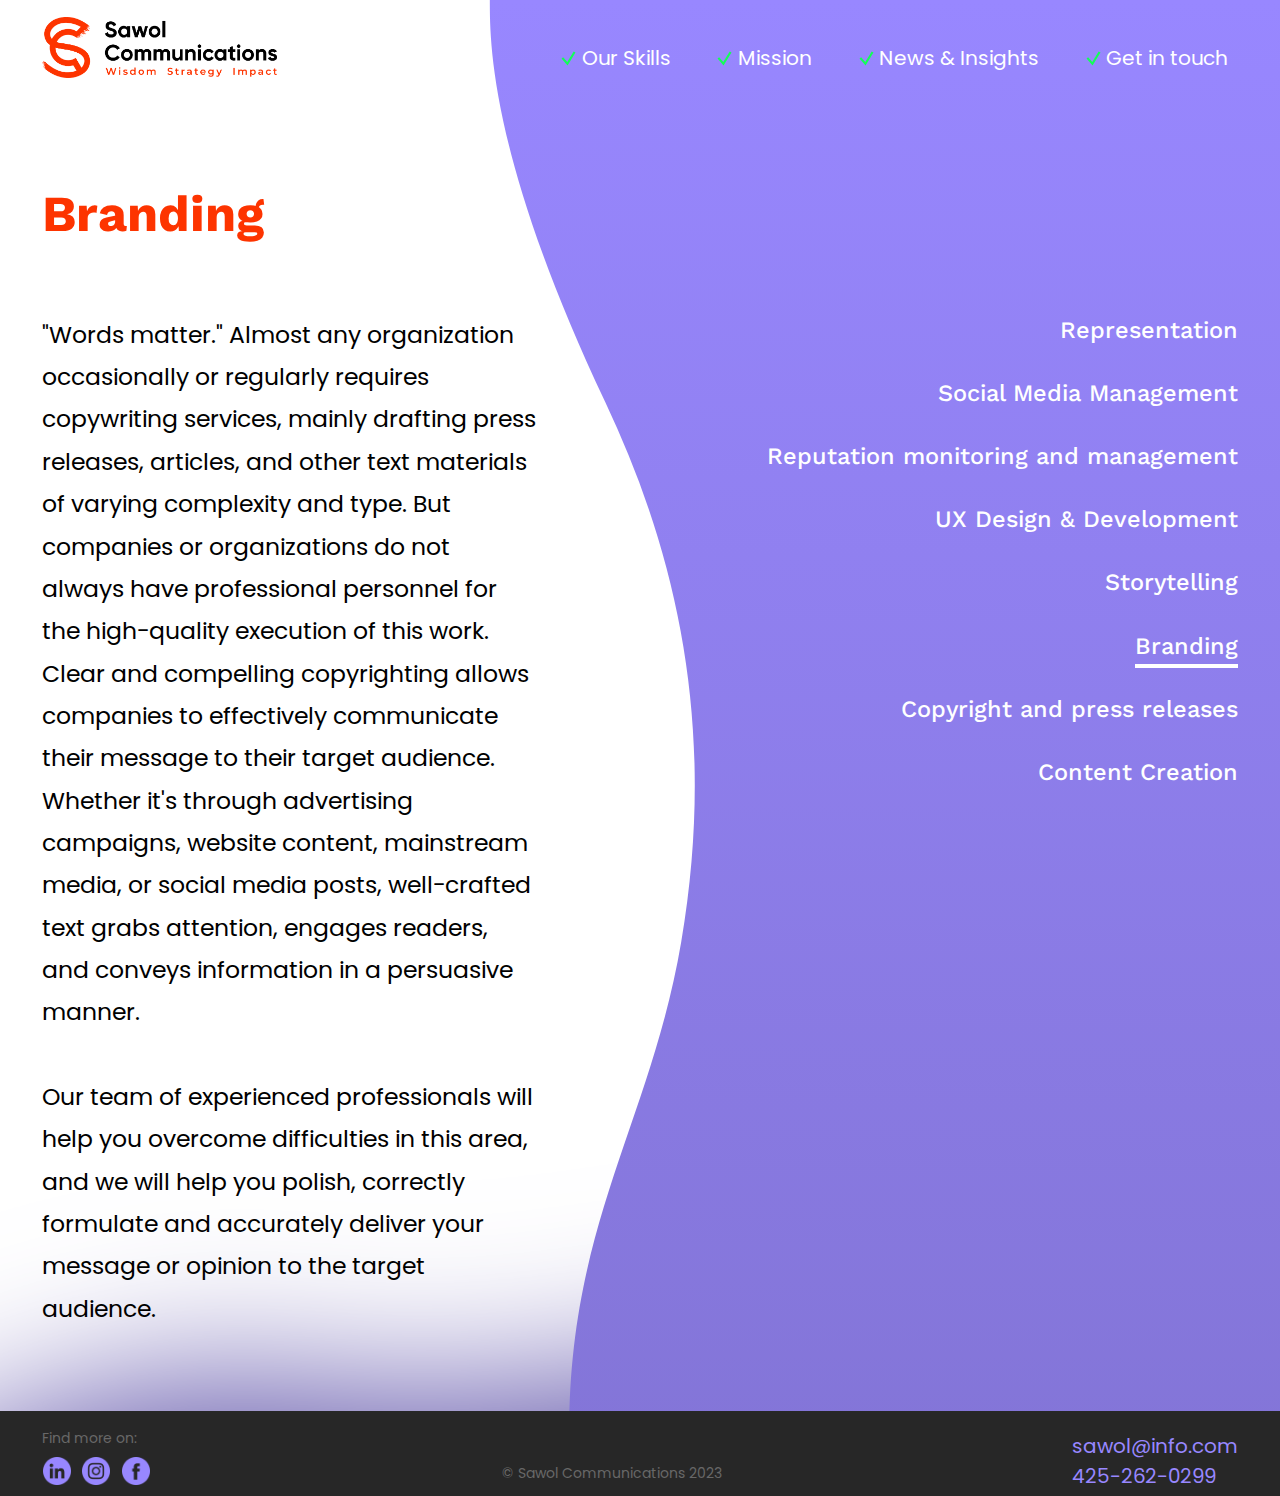
<file: blog-branding.html>
<!DOCTYPE html>
<html lang="en">

<head>
  <meta charset="UTF-8" />
  <meta http-equiv="X-UA-Compatible" content="IE=edge" />
  <meta name="viewport" content="width=device-width, initial-scale=1.0" />
  <link rel="stylesheet" href="css/main.css" />
  <!-- <link rel="icon" href="images/logo-small.svg" /> -->
  <title>Home</title>
</head>

<body>
  <div class="main">
    <!-- #header -->
    <header class="header" id="header">
      <div class="autoContainer">
        <div class="header__inner">
          <a href="/" class="header__inner-logo">
            <span class="logo">
              <img src="./images/logo.png" alt="">
            </span>
          </a>
          <div class="nav" id="menu">
            <div class="nav__inner">
              <div class="nav__inner-group">
                <a href="./our-skills.html" class="nav__inner-link">
                  <span class="ico _stroke">
                    <svg width="27" height="28" viewBox="0 0 27 28" fill="none" xmlns="http://www.w3.org/2000/svg">
                      <path d="M2 13L11.5172 24L25 2" stroke="#12FF55" stroke-width="4" />
                    </svg>
                  </span>
                  <span class="linkText">
                    Our Skills
                  </span>
                </a>
                <a href="./blog-mission.html" class="nav__inner-link">
                  <span class="ico _stroke">
                    <svg width="27" height="28" viewBox="0 0 27 28" fill="none" xmlns="http://www.w3.org/2000/svg">
                      <path d="M2 13L11.5172 24L25 2" stroke="#12FF55" stroke-width="4" />
                    </svg>
                  </span>
                  <span class="linkText">
                    Mission
                  </span>
                </a>
                <a href="./news.html" class="nav__inner-link">
                  <span class="ico _stroke">
                    <svg width="27" height="28" viewBox="0 0 27 28" fill="none" xmlns="http://www.w3.org/2000/svg">
                      <path d="M2 13L11.5172 24L25 2" stroke="#12FF55" stroke-width="4" />
                    </svg>
                  </span>
                  <span class="linkText">
                    News & Insights
                  </span>
                </a>
                <a href="./get-in-touch.html" class="nav__inner-link">
                  <span class="ico _stroke">
                    <svg width="27" height="28" viewBox="0 0 27 28" fill="none" xmlns="http://www.w3.org/2000/svg">
                      <path d="M2 13L11.5172 24L25 2" stroke="#12FF55" stroke-width="4" />
                    </svg>
                  </span>
                  <span class="linkText">
                    Get in touch
                  </span>
                </a>
              </div>
            </div>
          </div>
          <button class="burger" id="menuBtn"></button>
        </div>
      </div>
    </header>
    <!-- #header end -->
    <!-- #blog -->
    <section class="blog">
      <div class="autoContainer">
        <div class="blog__inner">
          <h2 class="_sm">
            Branding
          </h2>
          <div class="blog__inner-row">
            <div class="blog__inner-content">
              <p class="_lg">
                "Words matter." Almost any organization occasionally or regularly requires copywriting services, mainly
                drafting press releases, articles, and other text materials of varying complexity and type. But
                companies or organizations do not always have professional personnel for the high-quality execution of
                this work. Clear and compelling copyrighting allows companies to effectively communicate their message
                to their target audience. Whether it's through advertising campaigns, website content, mainstream media,
                or social media posts, well-crafted text grabs attention, engages readers, and conveys information in a
                persuasive manner.
                <br><br>
                Our team of experienced professionals will help you overcome difficulties in this area, and we will help
                you polish, correctly formulate and accurately deliver your message or opinion to the target audience.
              </p>
            </div>
            <div class="blog__inner-menu">
              <a href="./blog-representesion.html" class="blog__inner-button ">
                Representation
              </a>
              <a href="./blog-media.html" class="blog__inner-button">
                Social Media Management
              </a>
              <a href="./blog-reputation.html" class="blog__inner-button">
                Reputation monitoring and management
              </a>
              <a href="./blog-development.html" class="blog__inner-button">
                UX Design & Development
              </a>
              <a href="./blog-storytelling.html" class="blog__inner-button">
                Storytelling
              </a>
              <a href="./blog-branding.html" class="blog__inner-button active">
                Branding
              </a>
              <a href="./blog-copyright.html" class="blog__inner-button ">
                Copyright and press releases
              </a>
              <a href="./blog-creation.html" class="blog__inner-button">
                Content Creation
              </a>
            </div>
          </div>
        </div>
      </div>
    </section>
    <!-- #blog end -->
    <!-- #footer -->
    <footer class="footer">
      <div class="autoContainer">
        <div class="footer__inner">
          <div class="footer__inner-container">
            <h6 class="_sm">
              Find more on:
            </h6>
            <div class="footer__inner-social">
              <button class="button button--social">
                <span class="image">
                  <img src="./images/social/linkedin.png" alt="">
                </span>
              </button>
              <button class="button button--social">
                <span class="image">
                  <img src="./images/social/instagram.png" alt="">
                </span>
              </button>
              <button class="button button--social">
                <span class="image">
                  <img src="./images/social/facebook.png" alt="">
                </span>
              </button>
            </div>
          </div>
          <p class="footer__inner-copy">
            © Sawol Communications 2023
          </p>
          <div class="footer__inner-container">
            <a href="mailto:sawol@info.com" class="footer__inner-link">
              sawol@info.com
            </a>
            <a href="tel:425-262-0299" class="footer__inner-link">
              425-262-0299
            </a>
          </div>
        </div>
      </div>
      <div class="footer__shadow">
        <img src="./images/shadow.png" alt="">
      </div>
    </footer>
    <!-- #footer end -->
    <div class="main__bg">
      <!-- <img src="./images/shape-bg.svg" alt=""> -->
    </div>
  </div>
  <script src="js/main.js"></script>
</body>

</html>
</file>
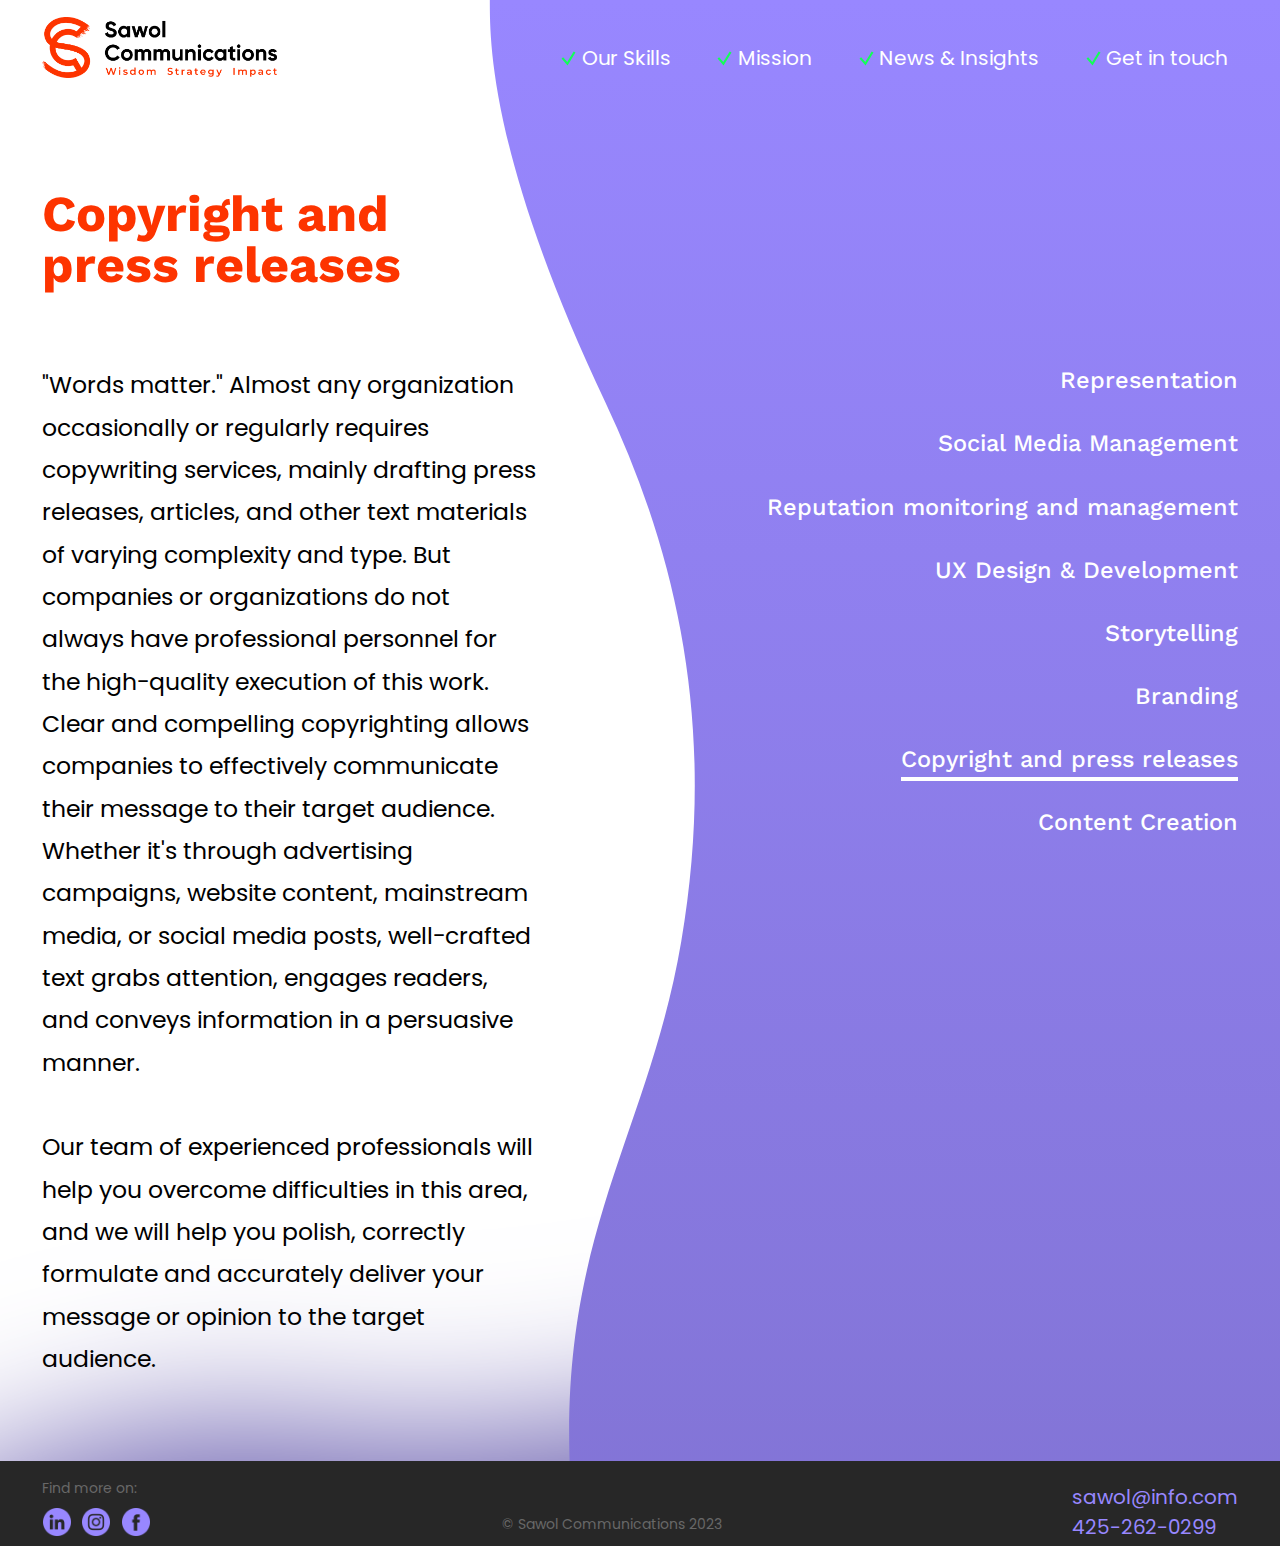
<file: blog-copyright.html>
<!DOCTYPE html>
<html lang="en">

<head>
  <meta charset="UTF-8" />
  <meta http-equiv="X-UA-Compatible" content="IE=edge" />
  <meta name="viewport" content="width=device-width, initial-scale=1.0" />
  <link rel="stylesheet" href="css/main.css" />
  <!-- <link rel="icon" href="images/logo-small.svg" /> -->
  <title>Home</title>
</head>

<body>
  <div class="main">
    <!-- #header -->
    <header class="header" id="header">
      <div class="autoContainer">
        <div class="header__inner">
          <a href="/" class="header__inner-logo">
            <span class="logo">
              <img src="./images/logo.png" alt="">
            </span>
          </a>
          <div class="nav" id="menu">
            <div class="nav__inner">
              <div class="nav__inner-group">
                <a href="./our-skills.html" class="nav__inner-link">
                  <span class="ico _stroke">
                    <svg width="27" height="28" viewBox="0 0 27 28" fill="none" xmlns="http://www.w3.org/2000/svg">
                      <path d="M2 13L11.5172 24L25 2" stroke="#12FF55" stroke-width="4" />
                    </svg>
                  </span>
                  <span class="linkText">
                    Our Skills
                  </span>
                </a>
                <a href="./blog-mission.html" class="nav__inner-link">
                  <span class="ico _stroke">
                    <svg width="27" height="28" viewBox="0 0 27 28" fill="none" xmlns="http://www.w3.org/2000/svg">
                      <path d="M2 13L11.5172 24L25 2" stroke="#12FF55" stroke-width="4" />
                    </svg>
                  </span>
                  <span class="linkText">
                    Mission
                  </span>
                </a>
                <a href="./news.html" class="nav__inner-link">
                  <span class="ico _stroke">
                    <svg width="27" height="28" viewBox="0 0 27 28" fill="none" xmlns="http://www.w3.org/2000/svg">
                      <path d="M2 13L11.5172 24L25 2" stroke="#12FF55" stroke-width="4" />
                    </svg>
                  </span>
                  <span class="linkText">
                    News & Insights
                  </span>
                </a>
                <a href="./get-in-touch.html" class="nav__inner-link">
                  <span class="ico _stroke">
                    <svg width="27" height="28" viewBox="0 0 27 28" fill="none" xmlns="http://www.w3.org/2000/svg">
                      <path d="M2 13L11.5172 24L25 2" stroke="#12FF55" stroke-width="4" />
                    </svg>
                  </span>
                  <span class="linkText">
                    Get in touch
                  </span>
                </a>
              </div>
            </div>
          </div>
          <button class="burger" id="menuBtn"></button>
        </div>
      </div>
    </header>
    <!-- #header end -->
    <!-- #blog -->
    <section class="blog">
      <div class="autoContainer">
        <div class="blog__inner">
          <h2 class="_sm">
            Copyright and press releases
          </h2>
          <div class="blog__inner-row">
            <div class="blog__inner-content">
              <p class="_lg">
                "Words matter." Almost any organization occasionally or regularly requires copywriting services,
                mainly
                drafting press releases, articles, and other text materials of varying complexity and type. But
                companies or organizations do not always have professional personnel for the high-quality execution of
                this work. Clear and compelling copyrighting allows companies to effectively communicate their message
                to their target audience. Whether it's through advertising campaigns, website content, mainstream
                media,
                or social media posts, well-crafted text grabs attention, engages readers, and conveys information in
                a
                persuasive manner.
                <br><br>
                Our team of experienced professionals will help you overcome difficulties in this area, and we will
                help
                you polish, correctly formulate and accurately deliver your message or opinion to the target audience.
            </div>
            <div class="blog__inner-menu">
              <a href="./blog-representesion.html" class="blog__inner-button">
                Representation
              </a>
              <a href="./blog-media.html" class="blog__inner-button">
                Social Media Management
              </a>
              <a href="./blog-reputation.html" class="blog__inner-button">
                Reputation monitoring and management
              </a>
              <a href="./blog-development.html" class="blog__inner-button">
                UX Design & Development
              </a>
              <a href="./blog-storytelling.html" class="blog__inner-button">
                Storytelling
              </a>
              <a href="./blog-branding.html" class="blog__inner-button">
                Branding
              </a>
              <a href="./blog-copyright.html" class="blog__inner-button active">
                Copyright and press releases
              </a>
              <a href="./blog-creation.html" class="blog__inner-button">
                Content Creation
              </a>
            </div>
          </div>
        </div>
      </div>
    </section>
    <!-- #blog end -->
    <!-- #footer -->
    <footer class="footer">
      <div class="autoContainer">
        <div class="footer__inner">
          <div class="footer__inner-container">
            <h6 class="_sm">
              Find more on:
            </h6>
            <div class="footer__inner-social">
              <button class="button button--social">
                <span class="image">
                  <img src="./images/social/linkedin.png" alt="">
                </span>
              </button>
              <button class="button button--social">
                <span class="image">
                  <img src="./images/social/instagram.png" alt="">
                </span>
              </button>
              <button class="button button--social">
                <span class="image">
                  <img src="./images/social/facebook.png" alt="">
                </span>
              </button>
            </div>
          </div>
          <p class="footer__inner-copy">
            © Sawol Communications 2023
          </p>
          <div class="footer__inner-container">
            <a href="mailto:sawol@info.com" class="footer__inner-link">
              sawol@info.com
            </a>
            <a href="tel:425-262-0299" class="footer__inner-link">
              425-262-0299
            </a>
          </div>
        </div>
      </div>
      <div class="footer__shadow">
        <img src="./images/shadow.png" alt="">
      </div>
    </footer>
    <!-- #footer end -->
    <div class="main__bg">
      <!-- <img src="./images/shape-bg.svg" alt=""> -->
    </div>
  </div>
  <script src="js/main.js"></script>
</body>

</html>
</file>
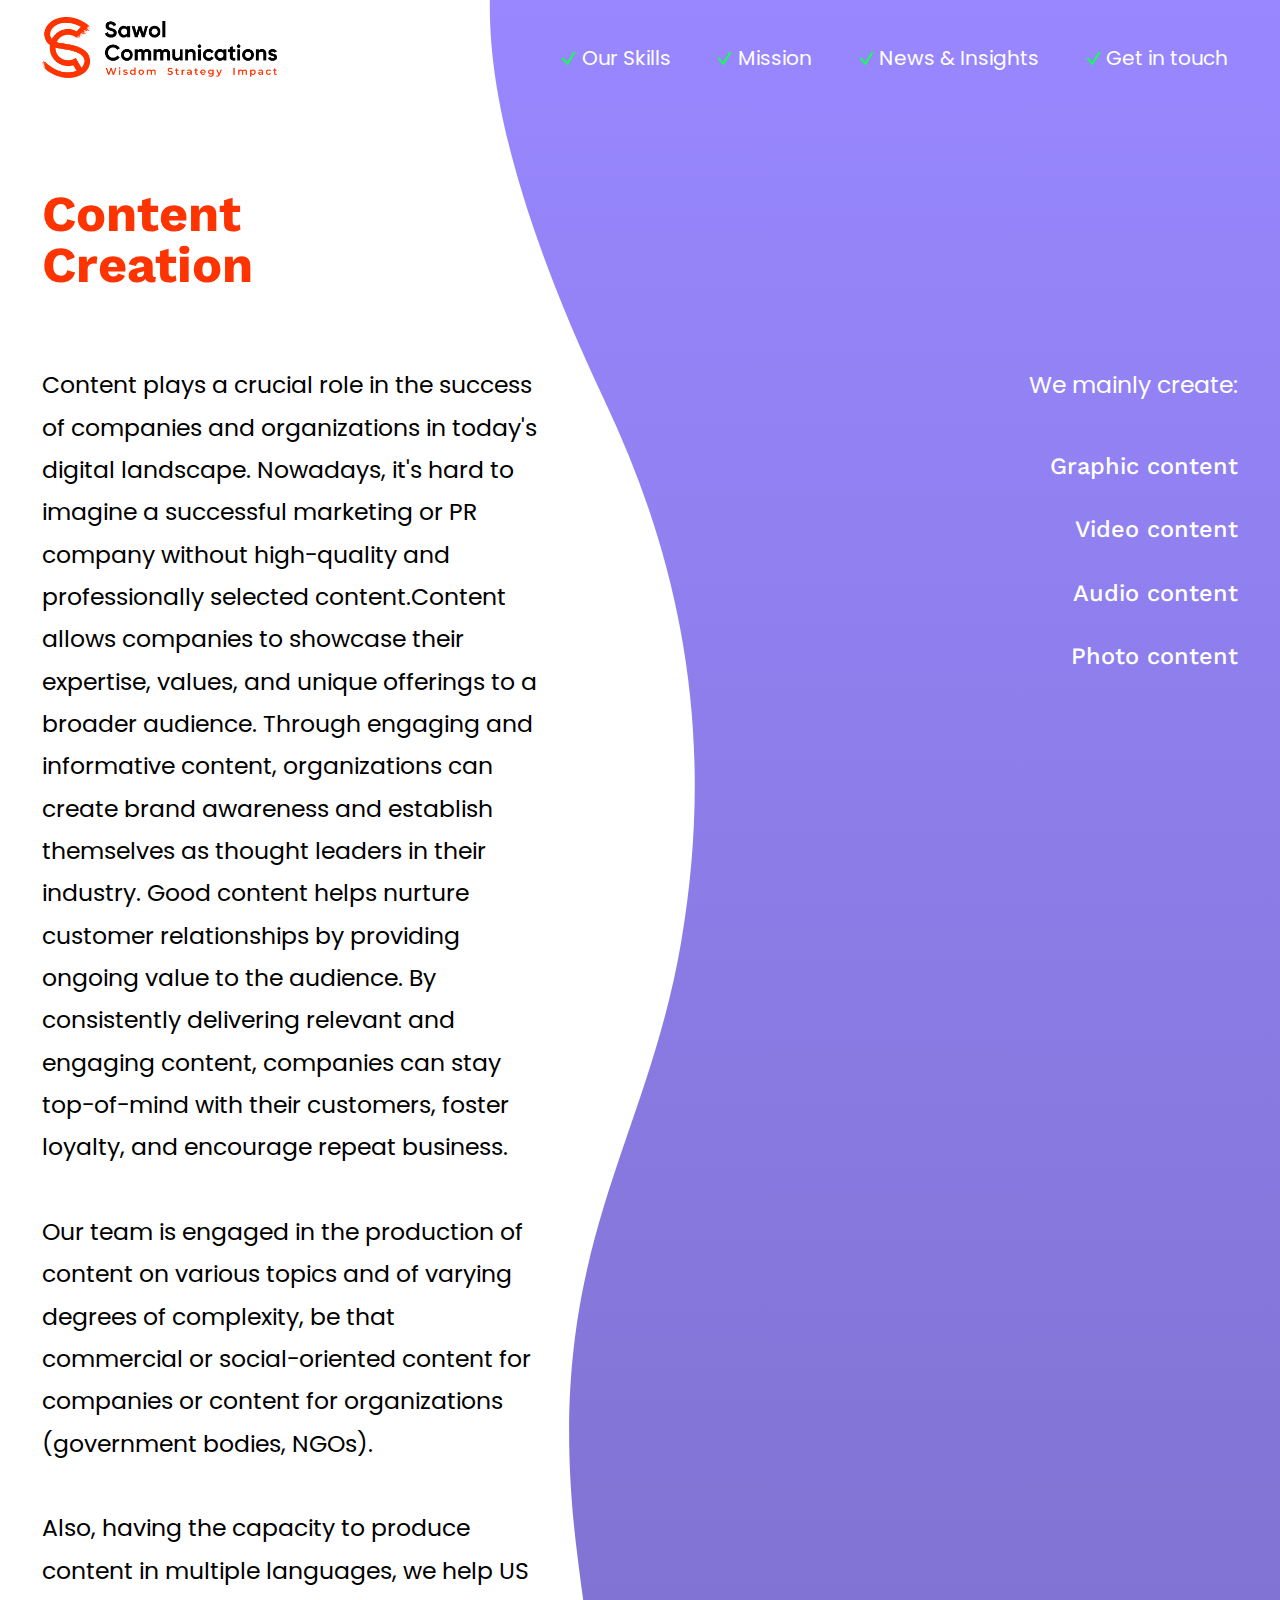
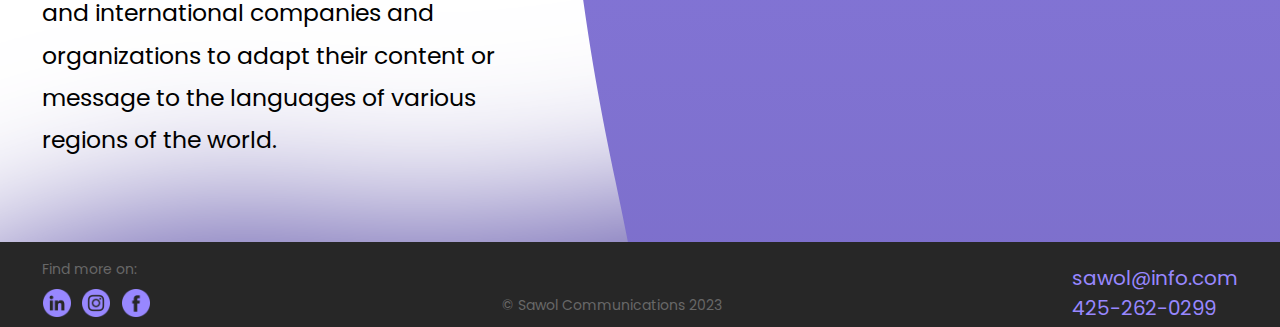
<file: blog-creation.html>
<!DOCTYPE html>
<html lang="en">

<head>
  <meta charset="UTF-8" />
  <meta http-equiv="X-UA-Compatible" content="IE=edge" />
  <meta name="viewport" content="width=device-width, initial-scale=1.0" />
  <link rel="stylesheet" href="css/main.css" />
  <!-- <link rel="icon" href="images/logo-small.svg" /> -->
  <title>Home</title>
</head>

<body>
  <div class="main">
    <!-- #header -->
    <header class="header" id="header">
      <div class="autoContainer">
        <div class="header__inner">
          <a href="/" class="header__inner-logo">
            <span class="logo">
              <img src="./images/logo.png" alt="">
            </span>
          </a>
          <div class="nav" id="menu">
            <div class="nav__inner">
              <div class="nav__inner-group">
                <a href="./our-skills.html" class="nav__inner-link">
                  <span class="ico _stroke">
                    <svg width="27" height="28" viewBox="0 0 27 28" fill="none" xmlns="http://www.w3.org/2000/svg">
                      <path d="M2 13L11.5172 24L25 2" stroke="#12FF55" stroke-width="4" />
                    </svg>
                  </span>
                  <span class="linkText">
                    Our Skills
                  </span>
                </a>
                <a href="./blog-mission.html" class="nav__inner-link">
                  <span class="ico _stroke">
                    <svg width="27" height="28" viewBox="0 0 27 28" fill="none" xmlns="http://www.w3.org/2000/svg">
                      <path d="M2 13L11.5172 24L25 2" stroke="#12FF55" stroke-width="4" />
                    </svg>
                  </span>
                  <span class="linkText">
                    Mission
                  </span>
                </a>
                <a href="./news.html" class="nav__inner-link">
                  <span class="ico _stroke">
                    <svg width="27" height="28" viewBox="0 0 27 28" fill="none" xmlns="http://www.w3.org/2000/svg">
                      <path d="M2 13L11.5172 24L25 2" stroke="#12FF55" stroke-width="4" />
                    </svg>
                  </span>
                  <span class="linkText">
                    News & Insights
                  </span>
                </a>
                <a href="./get-in-touch.html" class="nav__inner-link">
                  <span class="ico _stroke">
                    <svg width="27" height="28" viewBox="0 0 27 28" fill="none" xmlns="http://www.w3.org/2000/svg">
                      <path d="M2 13L11.5172 24L25 2" stroke="#12FF55" stroke-width="4" />
                    </svg>
                  </span>
                  <span class="linkText">
                    Get in touch
                  </span>
                </a>
              </div>
            </div>
          </div>
          <button class="burger" id="menuBtn"></button>
        </div>
      </div>
    </header>
    <!-- #header end -->
    <!-- #blog -->
    <section class="blog">
      <div class="autoContainer">
        <div class="blog__inner">
          <h2 class="_sm">
            Content
            <br>
            Creation
          </h2>
          <div class="blog__inner-row">
            <div class="blog__inner-content">
              <p class="_lg">
                Content plays a crucial role in the success of companies and organizations in today's digital
                landscape.
                Nowadays, it's hard to imagine a successful marketing or PR company without high-quality and
                professionally selected content.Content allows companies to showcase their expertise, values, and
                unique
                offerings to a broader audience. Through engaging and informative content, organizations can create
                brand awareness and establish themselves as thought leaders in their industry. Good content helps
                nurture customer relationships by providing ongoing value to the audience. By consistently delivering
                relevant and engaging content, companies can stay top-of-mind with their customers, foster loyalty,
                and
                encourage repeat business.
                <br><br>
                Our team is engaged in the production of content on various topics and of varying degrees of
                complexity,
                be that commercial or social-oriented content for companies or content for organizations (government
                bodies, NGOs).
                <br><br>
                Also, having the capacity to produce content in multiple languages, we help US and international
                companies and organizations to adapt their content or message to the languages of various regions of
                the
                world.
            </div>
            <div class="blog__inner-menu">
              <p class="blog__inner-menu-text">
                We mainly create:
              </p>
              <a href="#" class="blog__inner-button">
                Graphic content
              </a>
              <a href="#" class="blog__inner-button">
                Video content
              </a>
              <a href="#" class="blog__inner-button">
                Audio content
              </a>
              <a href="#" class="blog__inner-button">
                Photo content
              </a>
            </div>
          </div>
        </div>
      </div>
    </section>
    <!-- #blog end -->
    <!-- #footer -->
    <footer class="footer">
      <div class="autoContainer">
        <div class="footer__inner">
          <div class="footer__inner-container">
            <h6 class="_sm">
              Find more on:
            </h6>
            <div class="footer__inner-social">
              <button class="button button--social">
                <span class="image">
                  <img src="./images/social/linkedin.png" alt="">
                </span>
              </button>
              <button class="button button--social">
                <span class="image">
                  <img src="./images/social/instagram.png" alt="">
                </span>
              </button>
              <button class="button button--social">
                <span class="image">
                  <img src="./images/social/facebook.png" alt="">
                </span>
              </button>
            </div>
          </div>
          <p class="footer__inner-copy">
            © Sawol Communications 2023
          </p>
          <div class="footer__inner-container">
            <a href="mailto:sawol@info.com" class="footer__inner-link">
              sawol@info.com
            </a>
            <a href="tel:425-262-0299" class="footer__inner-link">
              425-262-0299
            </a>
          </div>
        </div>
      </div>
      <div class="footer__shadow">
        <img src="./images/shadow.png" alt="">
      </div>
    </footer>
    <!-- #footer end -->
    <div class="main__bg">
      <!-- <img src="./images/shape-bg.svg" alt=""> -->
    </div>
  </div>
  <script src="js/main.js"></script>
</body>

</html>
</file>
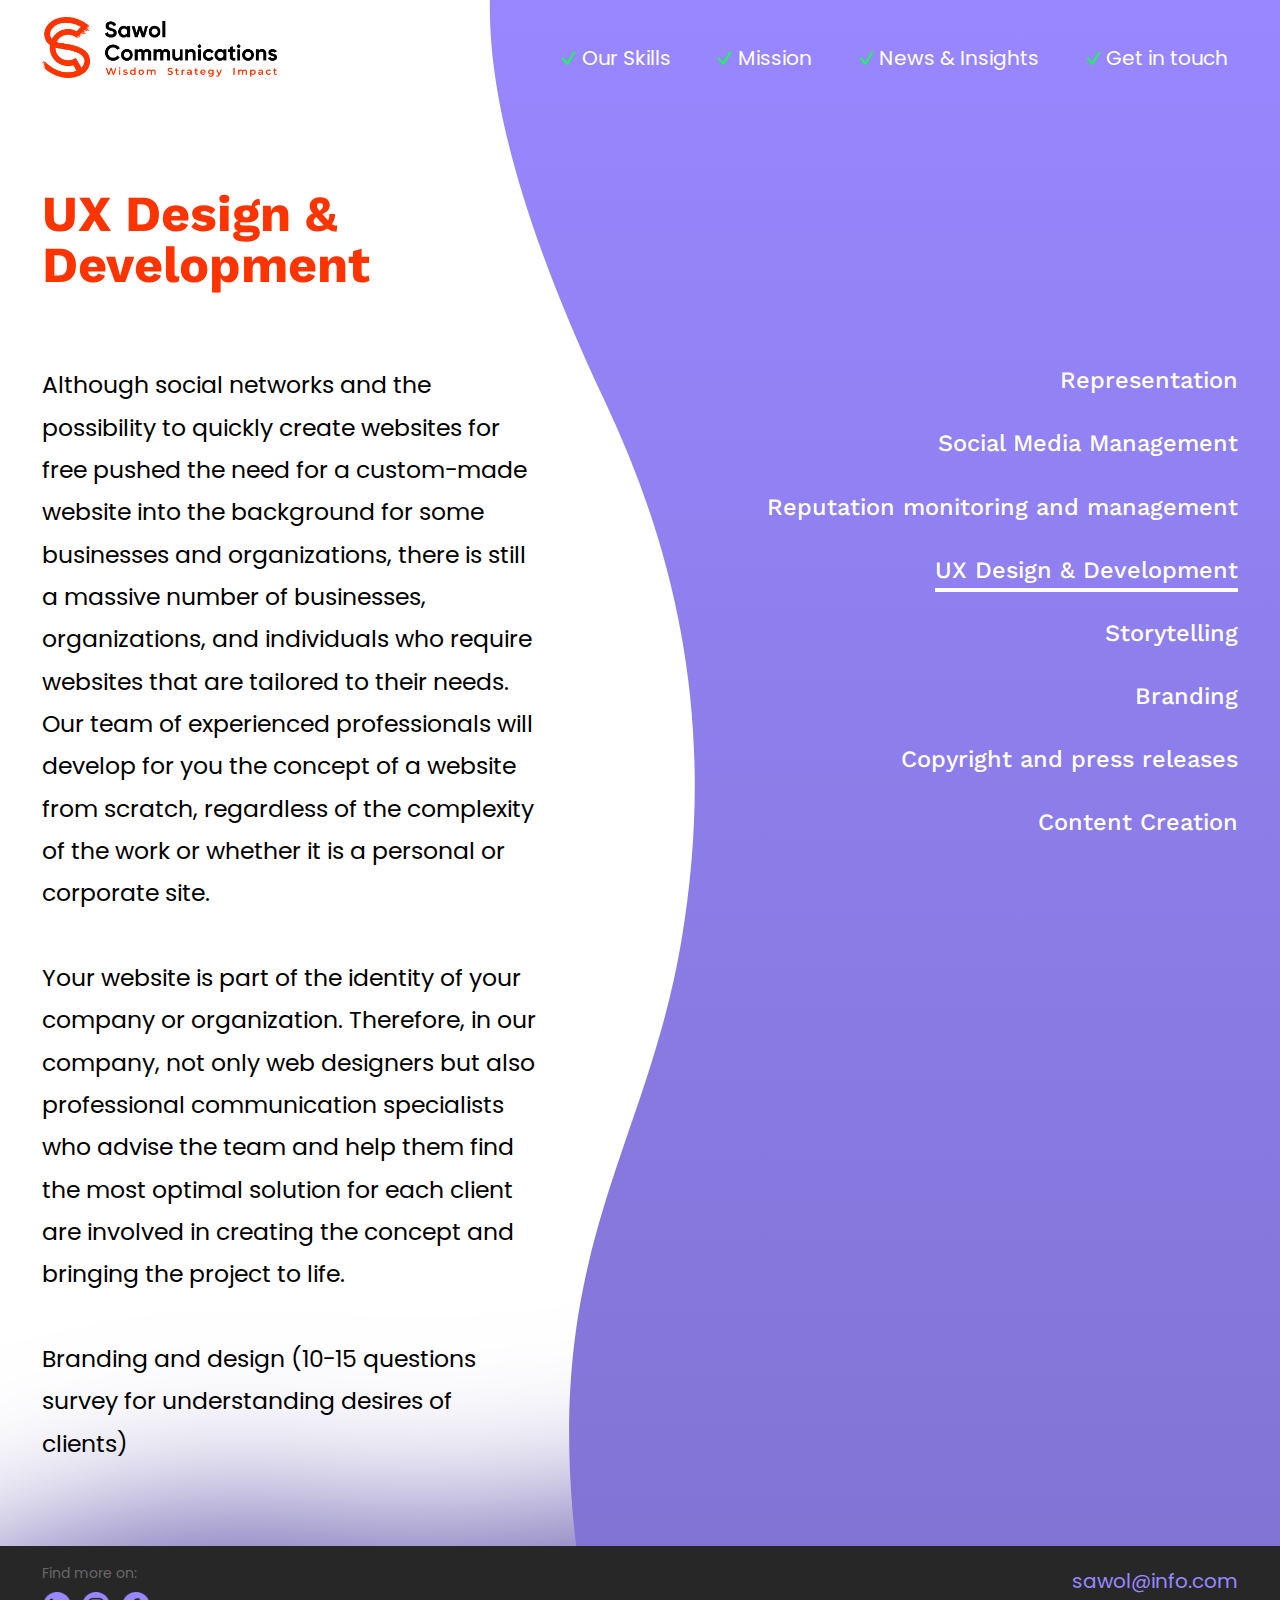
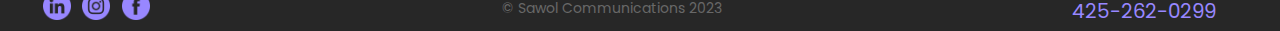
<file: blog-development.html>
<!DOCTYPE html>
<html lang="en">

<head>
  <meta charset="UTF-8" />
  <meta http-equiv="X-UA-Compatible" content="IE=edge" />
  <meta name="viewport" content="width=device-width, initial-scale=1.0" />
  <link rel="stylesheet" href="css/main.css" />
  <!-- <link rel="icon" href="images/logo-small.svg" /> -->
  <title>Home</title>
</head>

<body>
  <div class="main">
    <!-- #header -->
    <header class="header" id="header">
      <div class="autoContainer">
        <div class="header__inner">
          <a href="/" class="header__inner-logo">
            <span class="logo">
              <img src="./images/logo.png" alt="">
            </span>
          </a>
          <div class="nav" id="menu">
            <div class="nav__inner">
              <div class="nav__inner-group">
                <a href="./our-skills.html" class="nav__inner-link">
                  <span class="ico _stroke">
                    <svg width="27" height="28" viewBox="0 0 27 28" fill="none" xmlns="http://www.w3.org/2000/svg">
                      <path d="M2 13L11.5172 24L25 2" stroke="#12FF55" stroke-width="4" />
                    </svg>
                  </span>
                  <span class="linkText">
                    Our Skills
                  </span>
                </a>
                <a href="./blog-mission.html" class="nav__inner-link">
                  <span class="ico _stroke">
                    <svg width="27" height="28" viewBox="0 0 27 28" fill="none" xmlns="http://www.w3.org/2000/svg">
                      <path d="M2 13L11.5172 24L25 2" stroke="#12FF55" stroke-width="4" />
                    </svg>
                  </span>
                  <span class="linkText">
                    Mission
                  </span>
                </a>
                <a href="./news.html" class="nav__inner-link">
                  <span class="ico _stroke">
                    <svg width="27" height="28" viewBox="0 0 27 28" fill="none" xmlns="http://www.w3.org/2000/svg">
                      <path d="M2 13L11.5172 24L25 2" stroke="#12FF55" stroke-width="4" />
                    </svg>
                  </span>
                  <span class="linkText">
                    News & Insights
                  </span>
                </a>
                <a href="./get-in-touch.html" class="nav__inner-link">
                  <span class="ico _stroke">
                    <svg width="27" height="28" viewBox="0 0 27 28" fill="none" xmlns="http://www.w3.org/2000/svg">
                      <path d="M2 13L11.5172 24L25 2" stroke="#12FF55" stroke-width="4" />
                    </svg>
                  </span>
                  <span class="linkText">
                    Get in touch
                  </span>
                </a>
              </div>
            </div>
          </div>
          <button class="burger" id="menuBtn"></button>
        </div>
      </div>
    </header>
    <!-- #header end -->
    <!-- #blog -->
    <section class="blog">
      <div class="autoContainer">
        <div class="blog__inner">
          <h2 class="_sm">
            UX Design & Development
          </h2>
          <div class="blog__inner-row">
            <div class="blog__inner-content">
              <p class="_lg">
                Although social networks and the possibility to quickly create websites for free pushed the need for a
                custom-made website into the background for some businesses and organizations, there is still a
                massive
                number of businesses, organizations, and individuals who require websites that are tailored to their
                needs. Our team of experienced professionals will develop for you the concept of a website from
                scratch,
                regardless of the complexity of the work or whether it is a personal or corporate site.
                <br><br>
                Your website is part of the identity of your company or organization. Therefore, in our company, not
                only web designers but also professional communication specialists who advise the team and help them
                find the most optimal solution for each client are involved in creating the concept and bringing the
                project to life.
                <br><br>
                Branding and design (10-15 questions survey for understanding desires of clients)
              </p>
            </div>
            <div class="blog__inner-menu">
              <a href="./blog-representesion.html" class="blog__inner-button ">
                Representation
              </a>
              <a href="./blog-media.html" class="blog__inner-button">
                Social Media Management
              </a>
              <a href="./blog-reputation.html" class="blog__inner-button">
                Reputation monitoring and management
              </a>
              <a href="./blog-development.html" class="blog__inner-button active">
                UX Design & Development
              </a>
              <a href="./blog-storytelling.html" class="blog__inner-button">
                Storytelling
              </a>
              <a href="./blog-branding.html" class="blog__inner-button ">
                Branding
              </a>
              <a href="./blog-copyright.html" class="blog__inner-button ">
                Copyright and press releases
              </a>
              <a href="./blog-creation.html" class="blog__inner-button">
                Content Creation
              </a>
            </div>
          </div>
        </div>
      </div>
    </section>
    <!-- #blog end -->
    <!-- #footer -->
    <footer class="footer">
      <div class="autoContainer">
        <div class="footer__inner">
          <div class="footer__inner-container">
            <h6 class="_sm">
              Find more on:
            </h6>
            <div class="footer__inner-social">
              <button class="button button--social">
                <span class="image">
                  <img src="./images/social/linkedin.png" alt="">
                </span>
              </button>
              <button class="button button--social">
                <span class="image">
                  <img src="./images/social/instagram.png" alt="">
                </span>
              </button>
              <button class="button button--social">
                <span class="image">
                  <img src="./images/social/facebook.png" alt="">
                </span>
              </button>
            </div>
          </div>
          <p class="footer__inner-copy">
            © Sawol Communications 2023
          </p>
          <div class="footer__inner-container">
            <a href="mailto:sawol@info.com" class="footer__inner-link">
              sawol@info.com
            </a>
            <a href="tel:425-262-0299" class="footer__inner-link">
              425-262-0299
            </a>
          </div>
        </div>
      </div>
      <div class="footer__shadow">
        <img src="./images/shadow.png" alt="">
      </div>
    </footer>
    <!-- #footer end -->
    <div class="main__bg">
      <!-- <img src="./images/shape-bg.svg" alt=""> -->
    </div>
  </div>
  <script src="js/main.js"></script>
</body>

</html>
</file>
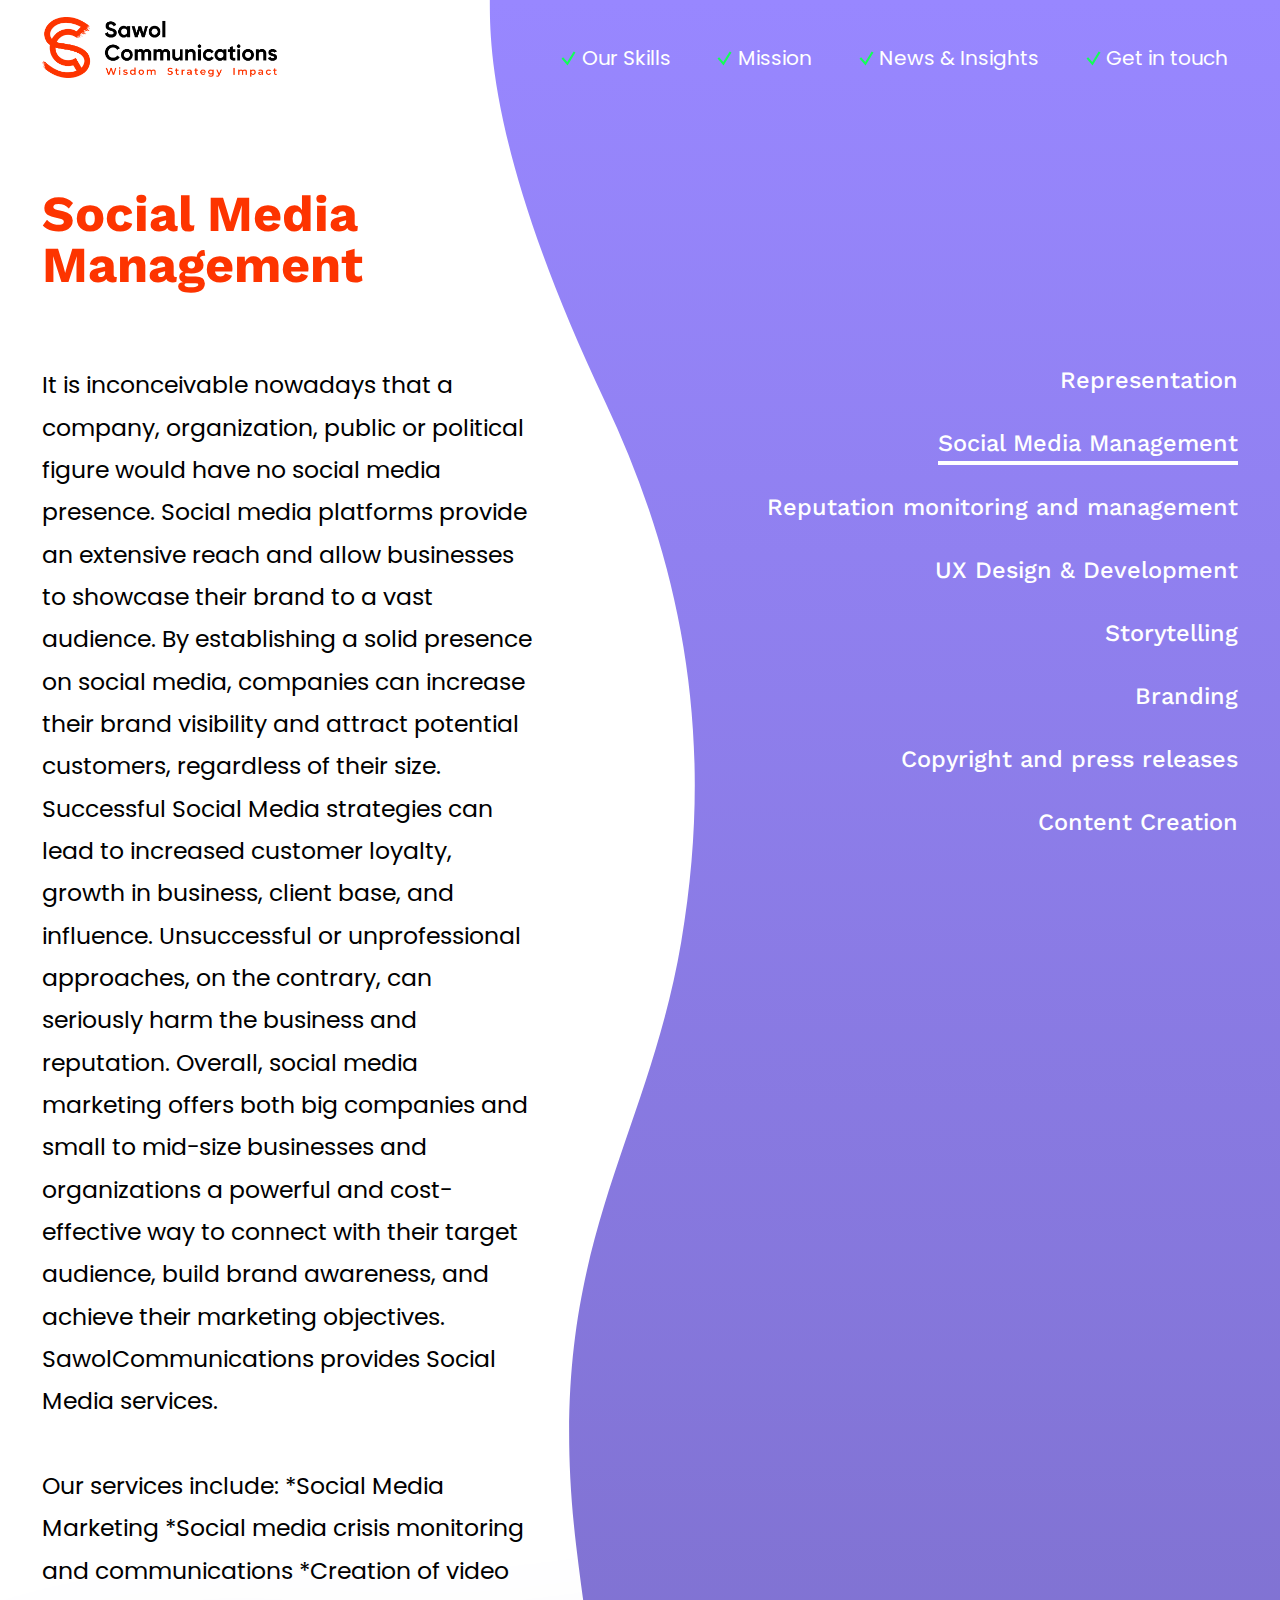
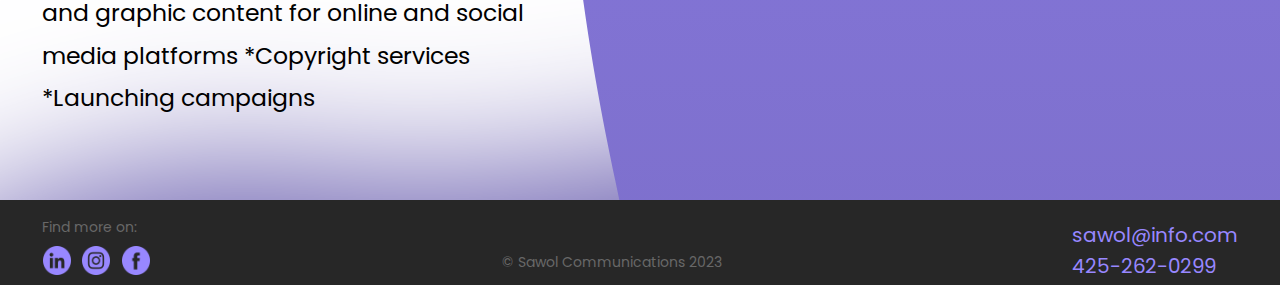
<file: blog-media.html>
<!DOCTYPE html>
<html lang="en">

<head>
  <meta charset="UTF-8" />
  <meta http-equiv="X-UA-Compatible" content="IE=edge" />
  <meta name="viewport" content="width=device-width, initial-scale=1.0" />
  <link rel="stylesheet" href="css/main.css" />
  <!-- <link rel="icon" href="images/logo-small.svg" /> -->
  <title>Home</title>
</head>

<body>
  <div class="main">
    <!-- #header -->
    <header class="header" id="header">
      <div class="autoContainer">
        <div class="header__inner">
          <a href="/" class="header__inner-logo">
            <span class="logo">
              <img src="./images/logo.png" alt="">
            </span>
          </a>
          <div class="nav" id="menu">
            <div class="nav__inner">
              <div class="nav__inner-group">
                <a href="./our-skills.html" class="nav__inner-link">
                  <span class="ico _stroke">
                    <svg width="27" height="28" viewBox="0 0 27 28" fill="none" xmlns="http://www.w3.org/2000/svg">
                      <path d="M2 13L11.5172 24L25 2" stroke="#12FF55" stroke-width="4" />
                    </svg>
                  </span>
                  <span class="linkText">
                    Our Skills
                  </span>
                </a>
                <a href="./blog-mission.html" class="nav__inner-link">
                  <span class="ico _stroke">
                    <svg width="27" height="28" viewBox="0 0 27 28" fill="none" xmlns="http://www.w3.org/2000/svg">
                      <path d="M2 13L11.5172 24L25 2" stroke="#12FF55" stroke-width="4" />
                    </svg>
                  </span>
                  <span class="linkText">
                    Mission
                  </span>
                </a>
                <a href="./news.html" class="nav__inner-link">
                  <span class="ico _stroke">
                    <svg width="27" height="28" viewBox="0 0 27 28" fill="none" xmlns="http://www.w3.org/2000/svg">
                      <path d="M2 13L11.5172 24L25 2" stroke="#12FF55" stroke-width="4" />
                    </svg>
                  </span>
                  <span class="linkText">
                    News & Insights
                  </span>
                </a>
                <a href="./get-in-touch.html" class="nav__inner-link">
                  <span class="ico _stroke">
                    <svg width="27" height="28" viewBox="0 0 27 28" fill="none" xmlns="http://www.w3.org/2000/svg">
                      <path d="M2 13L11.5172 24L25 2" stroke="#12FF55" stroke-width="4" />
                    </svg>
                  </span>
                  <span class="linkText">
                    Get in touch
                  </span>
                </a>
              </div>
            </div>
          </div>
          <button class="burger" id="menuBtn"></button>
        </div>
      </div>
    </header>
    <!-- #header end -->
    <!-- #blog -->
    <section class="blog">
      <div class="autoContainer">
        <div class="blog__inner">
          <h2 class="_sm">
            Social Media Management
          </h2>
          <div class="blog__inner-row">
            <div class="blog__inner-content">
              <p class="_lg">
                It is inconceivable nowadays that a company, organization, public or political figure would have no
                social media presence. Social media platforms provide an extensive reach and allow businesses to
                showcase their brand to a vast audience. By establishing a solid presence on social media, companies
                can
                increase their brand visibility and attract potential customers, regardless of their size. Successful
                Social Media strategies can lead to increased customer loyalty, growth in business, client base, and
                influence. Unsuccessful or unprofessional approaches, on the contrary, can seriously harm the business
                and reputation. Overall, social media marketing offers both big companies and small to mid-size
                businesses and organizations a powerful and cost-effective way to connect with their target audience,
                build brand awareness, and achieve their marketing objectives. SawolCommunications provides Social
                Media
                services.
                <br><br>
                Our services include: *Social Media Marketing *Social media crisis monitoring and communications
                *Creation of video and graphic content for online and social media platforms *Copyright services
                *Launching campaigns
              </p>
            </div>
            <div class="blog__inner-menu">
              <a href="./blog-representesion.html" class="blog__inner-button ">
                Representation
              </a>
              <a href="./blog-media.html" class="blog__inner-button active">
                Social Media Management
              </a>
              <a href="./blog-reputation.html" class="blog__inner-button">
                Reputation monitoring and management
              </a>
              <a href="./blog-development.html" class="blog__inner-button ">
                UX Design & Development
              </a>
              <a href="./blog-storytelling.html" class="blog__inner-button">
                Storytelling
              </a>
              <a href="./blog-branding.html" class="blog__inner-button ">
                Branding
              </a>
              <a href="./blog-copyright.html" class="blog__inner-button ">
                Copyright and press releases
              </a>
              <a href="./blog-creation.html" class="blog__inner-button">
                Content Creation
              </a>
            </div>
          </div>
        </div>
      </div>
    </section>
    <!-- #blog end -->
    <!-- #footer -->
    <footer class="footer">
      <div class="autoContainer">
        <div class="footer__inner">
          <div class="footer__inner-container">
            <h6 class="_sm">
              Find more on:
            </h6>
            <div class="footer__inner-social">
              <button class="button button--social">
                <span class="image">
                  <img src="./images/social/linkedin.png" alt="">
                </span>
              </button>
              <button class="button button--social">
                <span class="image">
                  <img src="./images/social/instagram.png" alt="">
                </span>
              </button>
              <button class="button button--social">
                <span class="image">
                  <img src="./images/social/facebook.png" alt="">
                </span>
              </button>
            </div>
          </div>
          <p class="footer__inner-copy">
            © Sawol Communications 2023
          </p>
          <div class="footer__inner-container">
            <a href="mailto:sawol@info.com" class="footer__inner-link">
              sawol@info.com
            </a>
            <a href="tel:425-262-0299" class="footer__inner-link">
              425-262-0299
            </a>
          </div>
        </div>
      </div>
      <div class="footer__shadow">
        <img src="./images/shadow.png" alt="">
      </div>
    </footer>
    <!-- #footer end -->
    <div class="main__bg">
      <!-- <img src="./images/shape-bg.svg" alt=""> -->
    </div>
  </div>
  <script src="js/main.js"></script>
</body>

</html>
</file>
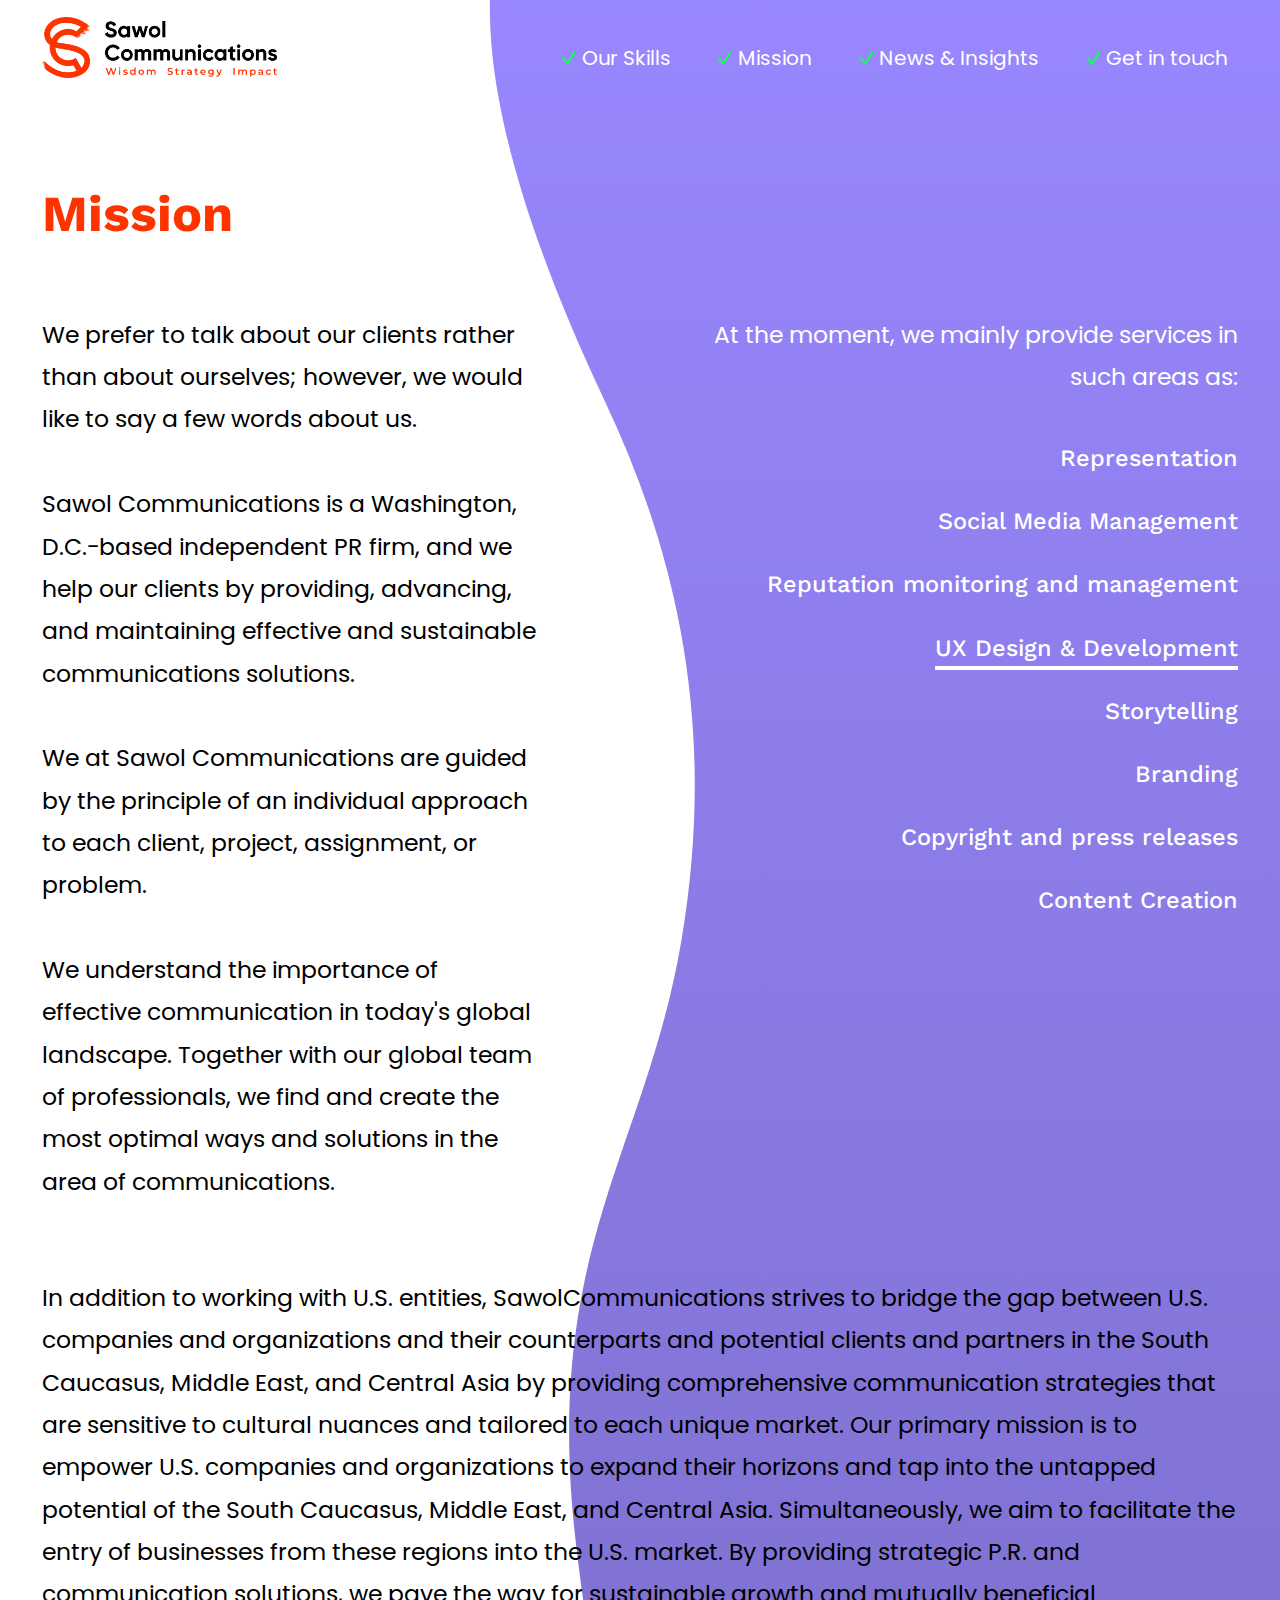
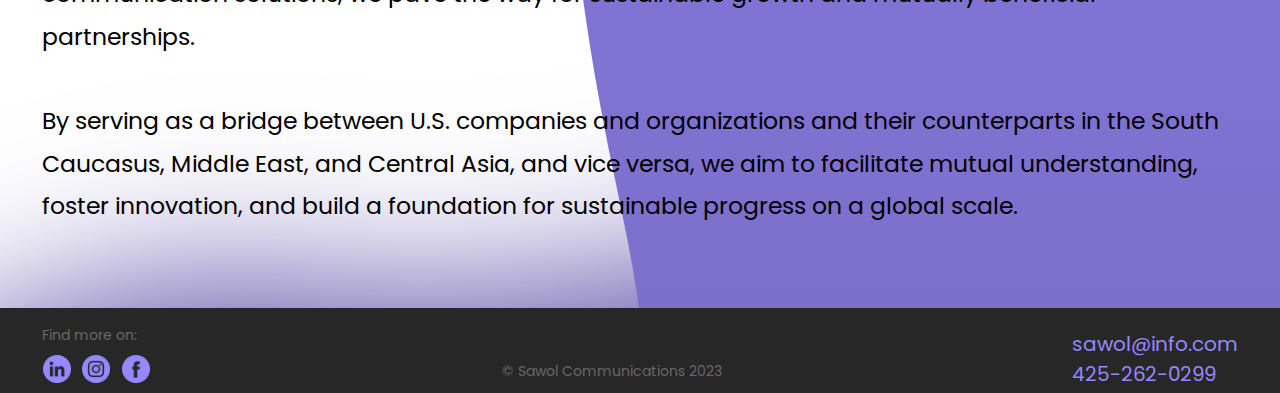
<file: blog-mission.html>
<!DOCTYPE html>
<html lang="en">

<head>
  <meta charset="UTF-8" />
  <meta http-equiv="X-UA-Compatible" content="IE=edge" />
  <meta name="viewport" content="width=device-width, initial-scale=1.0" />
  <link rel="stylesheet" href="css/main.css" />
  <!-- <link rel="icon" href="images/logo-small.svg" /> -->
  <title>Home</title>
</head>

<body>
  <div class="main">
    <!-- #header -->
    <header class="header" id="header">
      <div class="autoContainer">
        <div class="header__inner">
          <a href="/" class="header__inner-logo">
            <span class="logo">
              <img src="./images/logo.png" alt="">
            </span>
          </a>
          <div class="nav" id="menu">
            <div class="nav__inner">
              <div class="nav__inner-group">
                <a href="./our-skills.html" class="nav__inner-link">
                  <span class="ico _stroke">
                    <svg width="27" height="28" viewBox="0 0 27 28" fill="none" xmlns="http://www.w3.org/2000/svg">
                      <path d="M2 13L11.5172 24L25 2" stroke="#12FF55" stroke-width="4" />
                    </svg>
                  </span>
                  <span class="linkText">
                    Our Skills
                  </span>
                </a>
                <a href="./blog-mission.html" class="nav__inner-link">
                  <span class="ico _stroke">
                    <svg width="27" height="28" viewBox="0 0 27 28" fill="none" xmlns="http://www.w3.org/2000/svg">
                      <path d="M2 13L11.5172 24L25 2" stroke="#12FF55" stroke-width="4" />
                    </svg>
                  </span>
                  <span class="linkText">
                    Mission
                  </span>
                </a>
                <a href="./news.html" class="nav__inner-link">
                  <span class="ico _stroke">
                    <svg width="27" height="28" viewBox="0 0 27 28" fill="none" xmlns="http://www.w3.org/2000/svg">
                      <path d="M2 13L11.5172 24L25 2" stroke="#12FF55" stroke-width="4" />
                    </svg>
                  </span>
                  <span class="linkText">
                    News & Insights
                  </span>
                </a>
                <a href="./get-in-touch.html" class="nav__inner-link">
                  <span class="ico _stroke">
                    <svg width="27" height="28" viewBox="0 0 27 28" fill="none" xmlns="http://www.w3.org/2000/svg">
                      <path d="M2 13L11.5172 24L25 2" stroke="#12FF55" stroke-width="4" />
                    </svg>
                  </span>
                  <span class="linkText">
                    Get in touch
                  </span>
                </a>
              </div>
            </div>
          </div>
          <button class="burger" id="menuBtn"></button>
        </div>
      </div>
    </header>
    <!-- #header end -->
    <!-- #blog -->
    <section class="blog">
      <div class="autoContainer">
        <div class="blog__inner">
          <h2 class="_sm">
            Mission
          </h2>
          <div class="blog__inner-row">
            <div class="blog__inner-content">
              <p class="_lg">
                We prefer to talk about our clients rather than about ourselves; however, we would like to say a few
                words about us.
                <br><br>
                Sawol Communications is a Washington, D.C.-based independent PR firm, and we help our clients by
                providing, advancing, and maintaining effective and sustainable communications solutions.
                <br><br>
                We at Sawol Communications are guided by the principle of an individual approach to each client,
                project, assignment, or problem.
                <br><br>
                We understand the importance of effective communication in today's global landscape. Together with our
                global team of professionals, we find and create the most optimal ways and solutions in the area of
                communications.
            </div>
            <div class="blog__inner-menu">
              <p class="blog__inner-menu-text">
                At the moment, we mainly provide services in such areas as:
              </p>
              <a href="./blog-representesion.html" class="blog__inner-button ">
                Representation
              </a>
              <a href="./blog-media.html" class="blog__inner-button">
                Social Media Management
              </a>
              <a href="./blog-reputation.html" class="blog__inner-button">
                Reputation monitoring and management
              </a>
              <a href="./blog-development.html" class="blog__inner-button active">
                UX Design & Development
              </a>
              <a href="./blog-storytelling.html" class="blog__inner-button">
                Storytelling
              </a>
              <a href="./blog-branding.html" class="blog__inner-button">
                Branding
              </a>
              <a href="./blog-copyright.html" class="blog__inner-button">
                Copyright and press releases
              </a>
              <a href="./blog-creation.html" class="blog__inner-button">
                Content Creation
              </a>
            </div>
          </div>
          <div class="blog__inner-row">
            <p class="blog__inner-info _lg">
              In addition to working with U.S. entities, SawolCommunications strives to bridge the gap between U.S.
              companies and organizations and their counterparts and potential clients and partners in the South
              Caucasus, Middle East, and Central Asia by providing comprehensive communication strategies that are
              sensitive to cultural nuances and tailored to each unique market. Our primary mission is to empower U.S.
              companies and organizations to expand their horizons and tap into the untapped potential of the South
              Caucasus, Middle East, and Central Asia. Simultaneously, we aim to facilitate the entry of businesses from
              these regions into the U.S. market. By providing strategic P.R. and communication solutions, we pave the
              way for sustainable growth and mutually beneficial partnerships.
              <br><br>
              By serving as a bridge between U.S. companies and organizations and their counterparts in the South
              Caucasus, Middle East, and Central Asia, and vice versa, we aim to facilitate mutual understanding, foster
              innovation, and build a foundation for sustainable progress on a global scale.
            </p>
          </div>
        </div>
      </div>
    </section>
    <!-- #blog end -->
    <!-- #footer -->
    <footer class="footer">
      <div class="autoContainer">
        <div class="footer__inner">
          <div class="footer__inner-container">
            <h6 class="_sm">
              Find more on:
            </h6>
            <div class="footer__inner-social">
              <button class="button button--social">
                <span class="image">
                  <img src="./images/social/linkedin.png" alt="">
                </span>
              </button>
              <button class="button button--social">
                <span class="image">
                  <img src="./images/social/instagram.png" alt="">
                </span>
              </button>
              <button class="button button--social">
                <span class="image">
                  <img src="./images/social/facebook.png" alt="">
                </span>
              </button>
            </div>
          </div>
          <p class="footer__inner-copy">
            © Sawol Communications 2023
          </p>
          <div class="footer__inner-container">
            <a href="mailto:sawol@info.com" class="footer__inner-link">
              sawol@info.com
            </a>
            <a href="tel:425-262-0299" class="footer__inner-link">
              425-262-0299
            </a>
          </div>
        </div>
      </div>
      <div class="footer__shadow">
        <img src="./images/shadow.png" alt="">
      </div>
    </footer>
    <!-- #footer end -->
    <div class="main__bg">
      <!-- <img src="./images/shape-bg.svg" alt=""> -->
    </div>
  </div>
  <script src="js/main.js"></script>
</body>

</html>
</file>
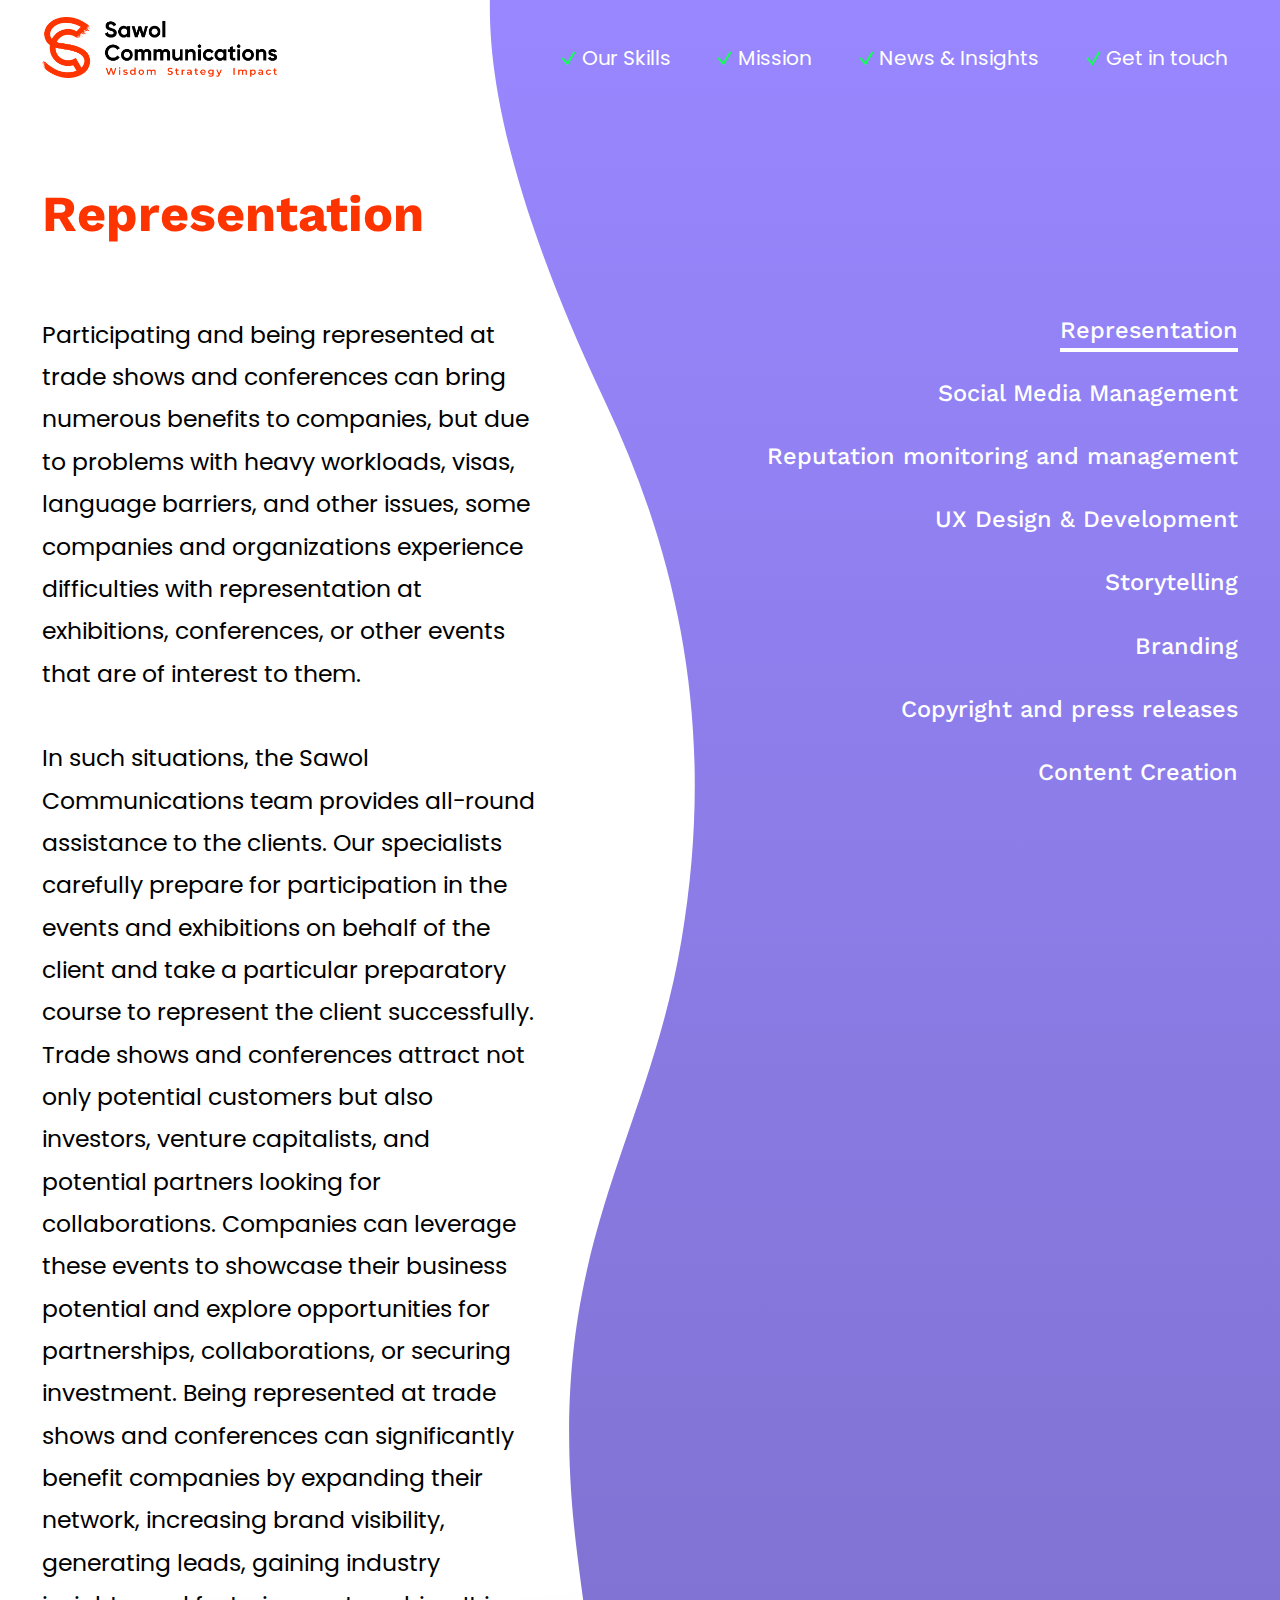
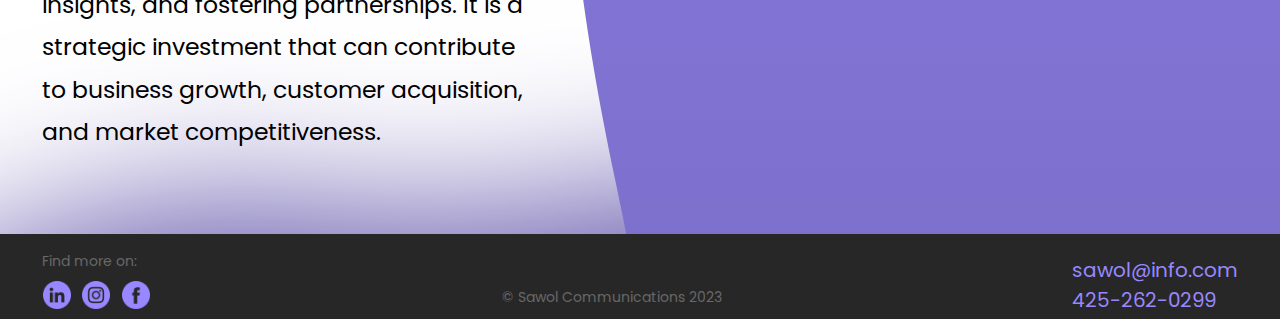
<file: blog-representesion.html>
<!DOCTYPE html>
<html lang="en">

<head>
  <meta charset="UTF-8" />
  <meta http-equiv="X-UA-Compatible" content="IE=edge" />
  <meta name="viewport" content="width=device-width, initial-scale=1.0" />
  <link rel="stylesheet" href="css/main.css" />
  <!-- <link rel="icon" href="images/logo-small.svg" /> -->
  <title>Home</title>
</head>

<body>
  <div class="main">
    <!-- #header -->
    <header class="header" id="header">
      <div class="autoContainer">
        <div class="header__inner">
          <a href="/" class="header__inner-logo">
            <span class="logo">
              <img src="./images/logo.png" alt="">
            </span>
          </a>
          <div class="nav" id="menu">
            <div class="nav__inner">
              <div class="nav__inner-group">
                <a href="./our-skills.html" class="nav__inner-link">
                  <span class="ico _stroke">
                    <svg width="27" height="28" viewBox="0 0 27 28" fill="none" xmlns="http://www.w3.org/2000/svg">
                      <path d="M2 13L11.5172 24L25 2" stroke="#12FF55" stroke-width="4" />
                    </svg>
                  </span>
                  <span class="linkText">
                    Our Skills
                  </span>
                </a>
                <a href="./blog-mission.html" class="nav__inner-link">
                  <span class="ico _stroke">
                    <svg width="27" height="28" viewBox="0 0 27 28" fill="none" xmlns="http://www.w3.org/2000/svg">
                      <path d="M2 13L11.5172 24L25 2" stroke="#12FF55" stroke-width="4" />
                    </svg>
                  </span>
                  <span class="linkText">
                    Mission
                  </span>
                </a>
                <a href="./news.html" class="nav__inner-link">
                  <span class="ico _stroke">
                    <svg width="27" height="28" viewBox="0 0 27 28" fill="none" xmlns="http://www.w3.org/2000/svg">
                      <path d="M2 13L11.5172 24L25 2" stroke="#12FF55" stroke-width="4" />
                    </svg>
                  </span>
                  <span class="linkText">
                    News & Insights
                  </span>
                </a>
                <a href="./get-in-touch.html" class="nav__inner-link">
                  <span class="ico _stroke">
                    <svg width="27" height="28" viewBox="0 0 27 28" fill="none" xmlns="http://www.w3.org/2000/svg">
                      <path d="M2 13L11.5172 24L25 2" stroke="#12FF55" stroke-width="4" />
                    </svg>
                  </span>
                  <span class="linkText">
                    Get in touch
                  </span>
                </a>
              </div>
            </div>
          </div>
          <button class="burger" id="menuBtn"></button>
        </div>
      </div>
    </header>
    <!-- #header end -->

    <!-- #blog -->
    <section class="blog">
      <div class="autoContainer">
        <div class="blog__inner">
          <h2 class="_sm">
            Representation
          </h2>
          <div class="blog__inner-row">
            <div class="blog__inner-content">
              <p class="_lg">
                Participating and being represented at trade shows and conferences can bring numerous benefits to
                companies, but due to problems with heavy workloads, visas, language barriers, and other issues, some
                companies and organizations experience difficulties with representation at exhibitions, conferences,
                or
                other events that are of interest to them.
                <br><br>
                In such situations, the Sawol Communications team provides all-round assistance to the clients. Our
                specialists carefully prepare for participation in the events and exhibitions on behalf of the client
                and take a particular preparatory course to represent the client successfully. Trade shows and
                conferences attract not only potential customers but also investors, venture capitalists, and
                potential
                partners looking for collaborations. Companies can leverage these events to showcase their business
                potential and explore opportunities for partnerships, collaborations, or securing investment. Being
                represented at trade shows and conferences can significantly benefit companies by expanding their
                network, increasing brand visibility, generating leads, gaining industry insights, and fostering
                partnerships. It is a strategic investment that can contribute to business growth, customer
                acquisition,
                and market competitiveness.
              </p>
            </div>
            <div class="blog__inner-menu ">
              <a href="./blog-representesion.html" class="blog__inner-button active ">
                Representation
              </a>
              <a href="./blog-media.html" class="blog__inner-button ">
                Social Media Management
              </a>
              <a href="./blog-reputation.html" class="blog__inner-button">
                Reputation monitoring and management
              </a>
              <a href="./blog-development.html" class="blog__inner-button ">
                UX Design & Development
              </a>
              <a href="./blog-storytelling.html" class="blog__inner-button">
                Storytelling
              </a>
              <a href="./blog-branding.html" class="blog__inner-button">
                Branding
              </a>
              <a href="./blog-copyright.html" class="blog__inner-button">
                Copyright and press releases
              </a>
              <a href="./blog-creation.html" class="blog__inner-button">
                Content Creation
              </a>
            </div>
          </div>
        </div>
      </div>
    </section>
    <!-- #blog end -->


    <!-- #footer -->
    <footer class="footer">
      <div class="autoContainer">
        <div class="footer__inner">
          <div class="footer__inner-container">
            <h6 class="_sm">
              Find more on:
            </h6>
            <div class="footer__inner-social">
              <button class="button button--social">
                <span class="image">
                  <img src="./images/social/linkedin.png" alt="">
                </span>
              </button>
              <button class="button button--social">
                <span class="image">
                  <img src="./images/social/instagram.png" alt="">
                </span>
              </button>
              <button class="button button--social">
                <span class="image">
                  <img src="./images/social/facebook.png" alt="">
                </span>
              </button>
            </div>
          </div>
          <p class="footer__inner-copy">
            © Sawol Communications 2023
          </p>
          <div class="footer__inner-container">
            <a href="mailto:sawol@info.com" class="footer__inner-link">
              sawol@info.com
            </a>
            <a href="tel:425-262-0299" class="footer__inner-link">
              425-262-0299
            </a>
          </div>
        </div>
      </div>
      <div class="footer__shadow">
        <img src="./images/shadow.png" alt="">
      </div>
    </footer>
    <!-- #footer end -->
    <div class="main__bg">
      <!-- <img src="./images/shape-bg.svg" alt=""> -->
    </div>
  </div>
  <script src="js/main.js"></script>
</body>

</html>
</file>
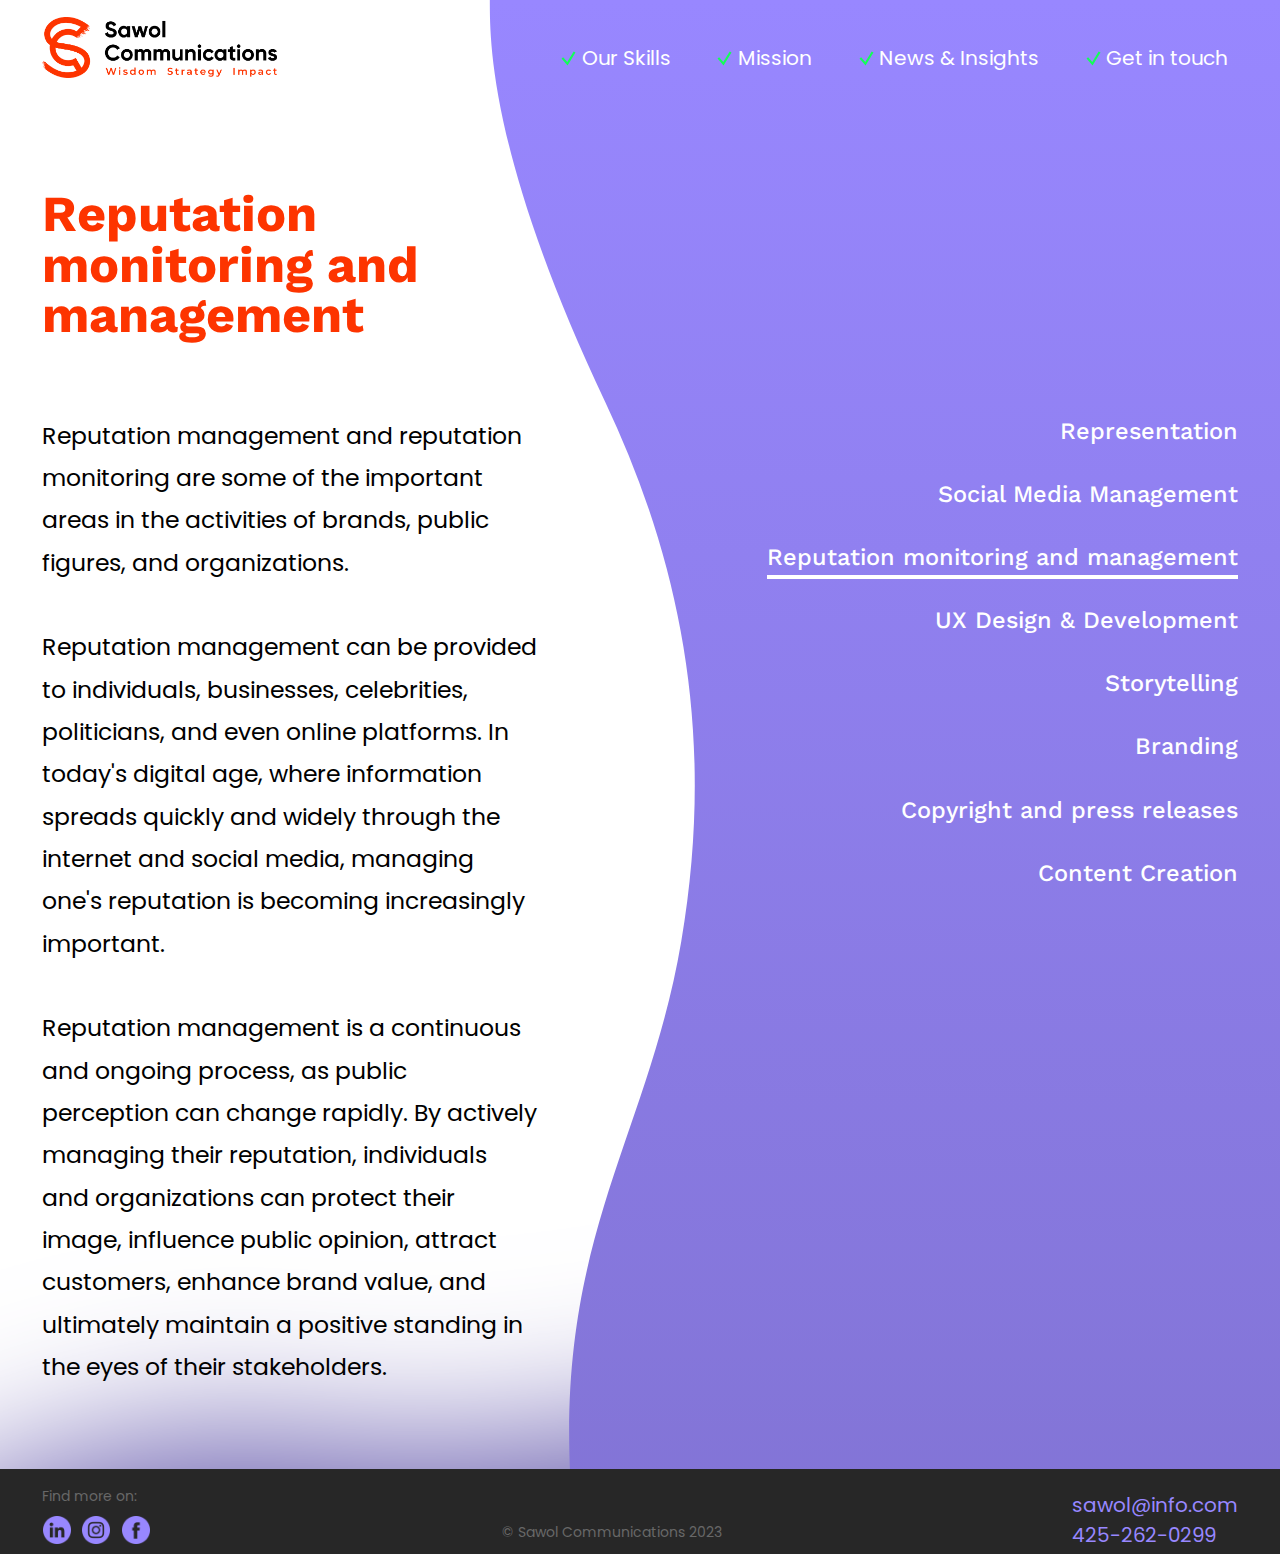
<file: blog-reputation.html>
<!DOCTYPE html>
<html lang="en">

<head>
  <meta charset="UTF-8" />
  <meta http-equiv="X-UA-Compatible" content="IE=edge" />
  <meta name="viewport" content="width=device-width, initial-scale=1.0" />
  <link rel="stylesheet" href="css/main.css" />
  <!-- <link rel="icon" href="images/logo-small.svg" /> -->
  <title>Home</title>
</head>

<body>
  <div class="main">
    <!-- #header -->
    <header class="header" id="header">
      <div class="autoContainer">
        <div class="header__inner">
          <a href="/" class="header__inner-logo">
            <span class="logo">
              <img src="./images/logo.png" alt="">
            </span>
          </a>
          <div class="nav" id="menu">
            <div class="nav__inner">
              <div class="nav__inner-group">
                <a href="./our-skills.html" class="nav__inner-link">
                  <span class="ico _stroke">
                    <svg width="27" height="28" viewBox="0 0 27 28" fill="none" xmlns="http://www.w3.org/2000/svg">
                      <path d="M2 13L11.5172 24L25 2" stroke="#12FF55" stroke-width="4" />
                    </svg>
                  </span>
                  <span class="linkText">
                    Our Skills
                  </span>
                </a>
                <a href="./blog-mission.html" class="nav__inner-link">
                  <span class="ico _stroke">
                    <svg width="27" height="28" viewBox="0 0 27 28" fill="none" xmlns="http://www.w3.org/2000/svg">
                      <path d="M2 13L11.5172 24L25 2" stroke="#12FF55" stroke-width="4" />
                    </svg>
                  </span>
                  <span class="linkText">
                    Mission
                  </span>
                </a>
                <a href="./news.html" class="nav__inner-link">
                  <span class="ico _stroke">
                    <svg width="27" height="28" viewBox="0 0 27 28" fill="none" xmlns="http://www.w3.org/2000/svg">
                      <path d="M2 13L11.5172 24L25 2" stroke="#12FF55" stroke-width="4" />
                    </svg>
                  </span>
                  <span class="linkText">
                    News & Insights
                  </span>
                </a>
                <a href="./get-in-touch.html" class="nav__inner-link">
                  <span class="ico _stroke">
                    <svg width="27" height="28" viewBox="0 0 27 28" fill="none" xmlns="http://www.w3.org/2000/svg">
                      <path d="M2 13L11.5172 24L25 2" stroke="#12FF55" stroke-width="4" />
                    </svg>
                  </span>
                  <span class="linkText">
                    Get in touch
                  </span>
                </a>
              </div>
            </div>
          </div>
          <button class="burger" id="menuBtn"></button>
        </div>
      </div>
    </header>
    <!-- #header end -->
    <!-- #blog -->
    <section class="blog">
      <div class="autoContainer">
        <div class="blog__inner">
          <h2 class="_sm">
            Reputation monitoring and management
          </h2>
          <div class="blog__inner-row">
            <div class="blog__inner-content">
              <p class="_lg">
                Reputation management and reputation monitoring are some of the important areas in the activities of
                brands, public figures, and organizations.
                <br><br>
                Reputation management can be provided to individuals, businesses, celebrities, politicians, and even
                online platforms. In today's digital age, where information spreads quickly and widely through the
                internet and social media, managing one's reputation is becoming increasingly important.
                <br><br>
                Reputation management is a continuous and ongoing process, as public perception can change rapidly. By
                actively managing their reputation, individuals and organizations can protect their image, influence
                public opinion, attract customers, enhance brand value, and ultimately maintain a positive standing in
                the eyes of their stakeholders.
              </p>
            </div>
            <div class="blog__inner-menu ">
              <a href="./blog-representesion.html" class="blog__inner-button">
                Representation
              </a>
              <a href="./blog-media.html" class="blog__inner-button">
                Social Media Management
              </a>
              <a href="./blog-reputation.html" class="blog__inner-button active">
                Reputation monitoring and management
              </a>
              <a href="./blog-development.html" class="blog__inner-button ">
                UX Design & Development
              </a>
              <a href="./blog-storytelling.html" class="blog__inner-button">
                Storytelling
              </a>
              <a href="./blog-branding.html" class="blog__inner-button">
                Branding
              </a>
              <a href="./blog-copyright.html" class="blog__inner-button">
                Copyright and press releases
              </a>
              <a href="./blog-creation.html" class="blog__inner-button">
                Content Creation
              </a>
            </div>
          </div>
        </div>
      </div>
    </section>
    <!-- #blog end -->
    <!-- #footer -->
    <footer class="footer">
      <div class="autoContainer">
        <div class="footer__inner">
          <div class="footer__inner-container">
            <h6 class="_sm">
              Find more on:
            </h6>
            <div class="footer__inner-social">
              <button class="button button--social">
                <span class="image">
                  <img src="./images/social/linkedin.png" alt="">
                </span>
              </button>
              <button class="button button--social">
                <span class="image">
                  <img src="./images/social/instagram.png" alt="">
                </span>
              </button>
              <button class="button button--social">
                <span class="image">
                  <img src="./images/social/facebook.png" alt="">
                </span>
              </button>
            </div>
          </div>
          <p class="footer__inner-copy">
            © Sawol Communications 2023
          </p>
          <div class="footer__inner-container">
            <a href="mailto:sawol@info.com" class="footer__inner-link">
              sawol@info.com
            </a>
            <a href="tel:425-262-0299" class="footer__inner-link">
              425-262-0299
            </a>
          </div>
        </div>
      </div>
      <div class="footer__shadow">
        <img src="./images/shadow.png" alt="">
      </div>
    </footer>
    <!-- #footer end -->
    <div class="main__bg">
      <!-- <img src="./images/shape-bg.svg" alt=""> -->
    </div>
  </div>
  <script src="js/main.js"></script>
</body>

</html>
</file>
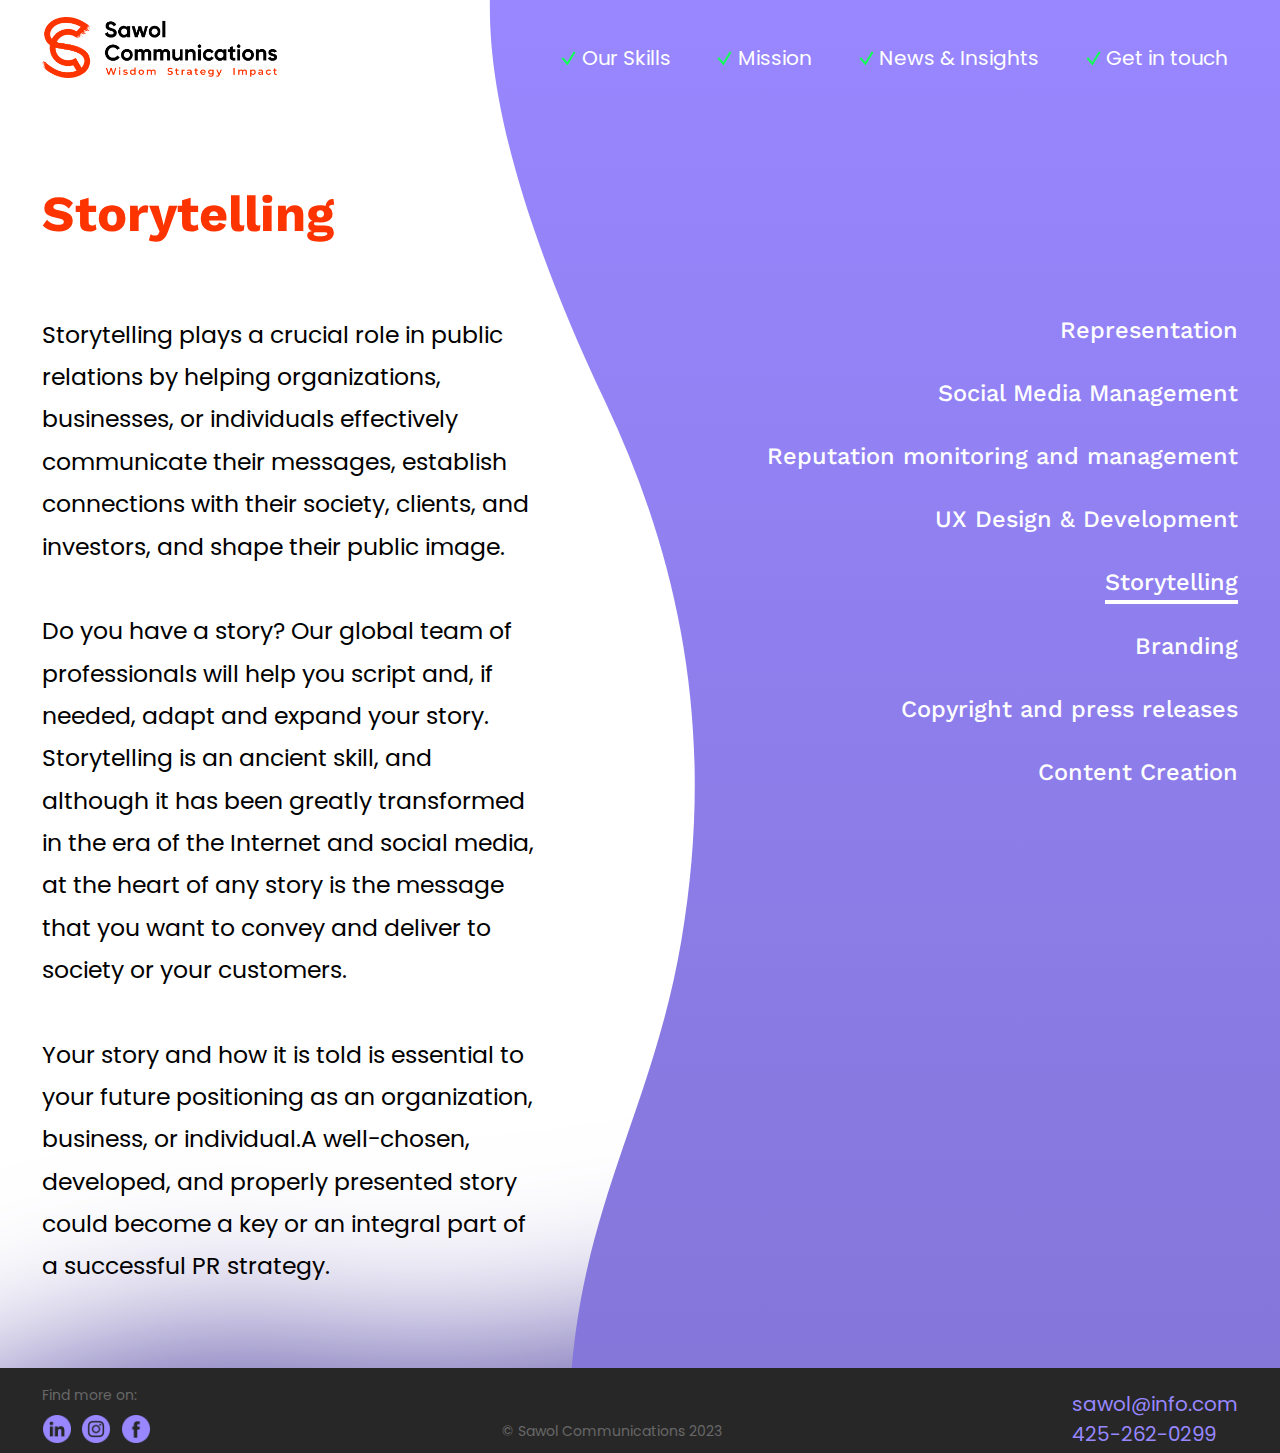
<file: blog-storytelling.html>
<!DOCTYPE html>
<html lang="en">

<head>
  <meta charset="UTF-8" />
  <meta http-equiv="X-UA-Compatible" content="IE=edge" />
  <meta name="viewport" content="width=device-width, initial-scale=1.0" />
  <link rel="stylesheet" href="css/main.css" />
  <!-- <link rel="icon" href="images/logo-small.svg" /> -->
  <title>Home</title>
</head>

<body>
  <div class="main">
    <!-- #header -->
    <header class="header" id="header">
      <div class="autoContainer">
        <div class="header__inner">
          <a href="/" class="header__inner-logo">
            <span class="logo">
              <img src="./images/logo.png" alt="">
            </span>
          </a>
          <div class="nav" id="menu">
            <div class="nav__inner">
              <div class="nav__inner-group">
                <a href="./our-skills.html" class="nav__inner-link">
                  <span class="ico _stroke">
                    <svg width="27" height="28" viewBox="0 0 27 28" fill="none" xmlns="http://www.w3.org/2000/svg">
                      <path d="M2 13L11.5172 24L25 2" stroke="#12FF55" stroke-width="4" />
                    </svg>
                  </span>
                  <span class="linkText">
                    Our Skills
                  </span>
                </a>
                <a href="./blog-mission.html" class="nav__inner-link">
                  <span class="ico _stroke">
                    <svg width="27" height="28" viewBox="0 0 27 28" fill="none" xmlns="http://www.w3.org/2000/svg">
                      <path d="M2 13L11.5172 24L25 2" stroke="#12FF55" stroke-width="4" />
                    </svg>
                  </span>
                  <span class="linkText">
                    Mission
                  </span>
                </a>
                <a href="./news.html" class="nav__inner-link">
                  <span class="ico _stroke">
                    <svg width="27" height="28" viewBox="0 0 27 28" fill="none" xmlns="http://www.w3.org/2000/svg">
                      <path d="M2 13L11.5172 24L25 2" stroke="#12FF55" stroke-width="4" />
                    </svg>
                  </span>
                  <span class="linkText">
                    News & Insights
                  </span>
                </a>
                <a href="./get-in-touch.html" class="nav__inner-link">
                  <span class="ico _stroke">
                    <svg width="27" height="28" viewBox="0 0 27 28" fill="none" xmlns="http://www.w3.org/2000/svg">
                      <path d="M2 13L11.5172 24L25 2" stroke="#12FF55" stroke-width="4" />
                    </svg>
                  </span>
                  <span class="linkText">
                    Get in touch
                  </span>
                </a>
              </div>
            </div>
          </div>
          <button class="burger" id="menuBtn"></button>
        </div>
      </div>
    </header>
    <!-- #header end -->
    <!-- #blog -->
    <section class="blog">
      <div class="autoContainer">
        <div class="blog__inner">
          <h2 class="_sm">
            Storytelling
          </h2>
          <div class="blog__inner-row">
            <div class="blog__inner-content">
              <p class="_lg">
                Storytelling plays a crucial role in public relations by helping organizations, businesses, or
                individuals effectively communicate their messages, establish connections with their society, clients,
                and investors, and shape their public image.
                <br><br>
                Do you have a story? Our global team of professionals will help you script and, if needed, adapt and
                expand your story. Storytelling is an ancient skill, and although it has been greatly transformed in
                the
                era of the Internet and social media, at the heart of any story is the message that you want to convey
                and deliver to society or your customers.
                <br><br>
                Your story and how it is told is essential to your future positioning as an organization, business, or
                individual.A well-chosen, developed, and properly presented story could become a key or an integral
                part
                of a successful PR strategy.
            </div>
            <div class="blog__inner-menu ">
              <a href="./blog-representesion.html" class="blog__inner-button">
                Representation
              </a>
              <a href="./blog-media.html" class="blog__inner-button">
                Social Media Management
              </a>
              <a href="./blog-reputation.html" class="blog__inner-button">
                Reputation monitoring and management
              </a>
              <a href="./blog-development.html" class="blog__inner-button ">
                UX Design & Development
              </a>
              <a href="./blog-storytelling.html" class="blog__inner-button active">
                Storytelling
              </a>
              <a href="./blog-branding.html" class="blog__inner-button">
                Branding
              </a>
              <a href="./blog-copyright.html" class="blog__inner-button">
                Copyright and press releases
              </a>
              <a href="./blog-creation.html" class="blog__inner-button">
                Content Creation
              </a>
            </div>
          </div>
        </div>
      </div>
    </section>
    <!-- #blog end -->
    <!-- #footer -->
    <footer class="footer">
      <div class="autoContainer">
        <div class="footer__inner">
          <div class="footer__inner-container">
            <h6 class="_sm">
              Find more on:
            </h6>
            <div class="footer__inner-social">
              <button class="button button--social">
                <span class="image">
                  <img src="./images/social/linkedin.png" alt="">
                </span>
              </button>
              <button class="button button--social">
                <span class="image">
                  <img src="./images/social/instagram.png" alt="">
                </span>
              </button>
              <button class="button button--social">
                <span class="image">
                  <img src="./images/social/facebook.png" alt="">
                </span>
              </button>
            </div>
          </div>
          <p class="footer__inner-copy">
            © Sawol Communications 2023
          </p>
          <div class="footer__inner-container">
            <a href="mailto:sawol@info.com" class="footer__inner-link">
              sawol@info.com
            </a>
            <a href="tel:425-262-0299" class="footer__inner-link">
              425-262-0299
            </a>
          </div>
        </div>
      </div>
      <div class="footer__shadow">
        <img src="./images/shadow.png" alt="">
      </div>
    </footer>
    <!-- #footer end -->
    <div class="main__bg">
      <!-- <img src="./images/shape-bg.svg" alt=""> -->
    </div>
  </div>
  <script src="js/main.js"></script>
</body>

</html>
</file>
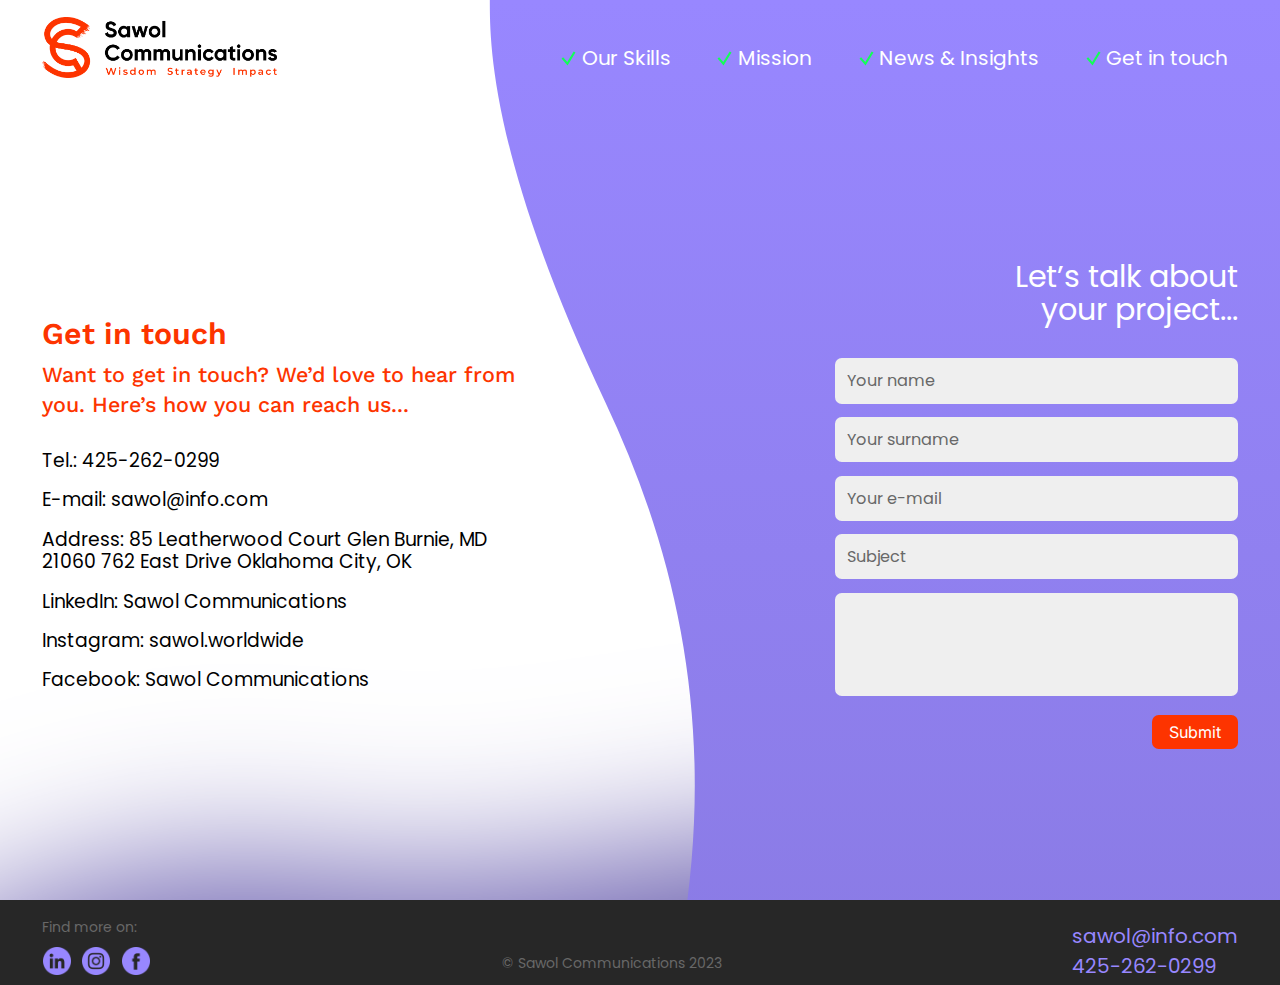
<file: get-in-touch.html>
<!DOCTYPE html>
<html lang="en">

<head>
  <meta charset="UTF-8" />
  <meta http-equiv="X-UA-Compatible" content="IE=edge" />
  <meta name="viewport" content="width=device-width, initial-scale=1.0" />
  <link rel="stylesheet" href="css/main.css" />
  <!-- <link rel="icon" href="images/logo-small.svg" /> -->
  <title>Home</title>
</head>

<body>
  <div class="main">
    <!-- #header -->
    <header class="header" id="header">
      <div class="autoContainer">
        <div class="header__inner">
          <a href="/" class="header__inner-logo">
            <span class="logo">
              <img src="./images/logo.png" alt="">
            </span>
          </a>
          <div class="nav" id="menu">
            <div class="nav__inner">
              <div class="nav__inner-group">
                <a href="./our-skills.html" class="nav__inner-link">
                  <span class="ico _stroke">
                    <svg width="27" height="28" viewBox="0 0 27 28" fill="none" xmlns="http://www.w3.org/2000/svg">
                      <path d="M2 13L11.5172 24L25 2" stroke="#12FF55" stroke-width="4" />
                    </svg>
                  </span>
                  <span class="linkText">
                    Our Skills
                  </span>
                </a>
                <a href="./blog-mission.html" class="nav__inner-link">
                  <span class="ico _stroke">
                    <svg width="27" height="28" viewBox="0 0 27 28" fill="none" xmlns="http://www.w3.org/2000/svg">
                      <path d="M2 13L11.5172 24L25 2" stroke="#12FF55" stroke-width="4" />
                    </svg>
                  </span>
                  <span class="linkText">
                    Mission
                  </span>
                </a>
                <a href="./news.html" class="nav__inner-link">
                  <span class="ico _stroke">
                    <svg width="27" height="28" viewBox="0 0 27 28" fill="none" xmlns="http://www.w3.org/2000/svg">
                      <path d="M2 13L11.5172 24L25 2" stroke="#12FF55" stroke-width="4" />
                    </svg>
                  </span>
                  <span class="linkText">
                    News & Insights
                  </span>
                </a>
                <a href="./get-in-touch.html" class="nav__inner-link">
                  <span class="ico _stroke">
                    <svg width="27" height="28" viewBox="0 0 27 28" fill="none" xmlns="http://www.w3.org/2000/svg">
                      <path d="M2 13L11.5172 24L25 2" stroke="#12FF55" stroke-width="4" />
                    </svg>
                  </span>
                  <span class="linkText">
                    Get in touch
                  </span>
                </a>
              </div>
            </div>
          </div>
          <button class="burger" id="menuBtn"></button>
        </div>
      </div>
    </header>
    <!-- #header end -->

    <!-- #hero -->
    <section class="hero _lg">
      <div class="autoContainer">
        <div class="hero__inner">
          <div class="hero__inner-info">
            <div class="box _sm">
              <h3 class="_sm">
                Get in touch
              </h3>
              <p>
                Want to get in touch? We’d love to hear from you.
                Here’s how you can reach us...
              </p>
            </div>
            <div class="hero__inner-container">
              <div class="link">
                <span class="link__badge">
                  Tel.:
                </span>
                <a href="tel:425-262-0299">425-262-0299</a>
              </div>
              <div class="link">
                <span class="link__badge">
                  E-mail:
                </span>
                <a href="mailto:sawol@info.com">sawol@info.com</a>
              </div>
              <div class="link">
                <span class="link__badge">
                  Address:
                </span>
                <a
                  href="https://www.google.com/maps/search/85+Leatherwood+Court+Glen+Burnie,+MD+21060+762+East+Drive+Oklahoma+City,+OK/@37.1403469,-92.486267,6z/data=!3m1!4b1?entry=ttu">85
                  Leatherwood Court Glen Burnie, MD 21060 762 East Drive Oklahoma City, OK</a>
              </div>
              <div class="link">
                <span class="link__badge">
                  LinkedIn:
                </span>
                <a href="#">Sawol Communications</a>
              </div>
              <div class="link">
                <span class="link__badge">
                  Instagram:
                </span>
                <a href="#">sawol.worldwide</a>
              </div>
              <div class="link">
                <span class="link__badge">
                  Facebook:
                </span>
                <a href="#">Sawol Communications</a>
              </div>
            </div>
          </div>
          <div class="hero__inner-content">
            <form class="form">
              <h3 class="_sm">
                Let’s talk about <br>
                your project...
              </h3>
              <div class="form__group">
                <div class="input">
                  <input type="text" placeholder="Your name">
                </div>
                <div class="input">
                  <input type="text" placeholder="Your surname">
                </div>
                <div class="input">
                  <input type="text" placeholder="Your e-mail">
                </div>
                <div class="input">
                  <input type="text" placeholder="Subject">
                </div>
                <div class="input input--textarea">
                  <textarea></textarea>
                </div>
              </div>
              <button class="button button--primary">
                Submit
              </button>
            </form>
          </div>
        </div>
      </div>
    </section>
    <!-- #hero end -->

    <!-- #footer -->
    <footer class="footer">
      <div class="autoContainer">
        <div class="footer__inner">
          <div class="footer__inner-container">
            <h6 class="_sm">
              Find more on:
            </h6>
            <div class="footer__inner-social">
              <button class="button button--social">
                <span class="image">
                  <img src="./images/social/linkedin.png" alt="">
                </span>
              </button>
              <button class="button button--social">
                <span class="image">
                  <img src="./images/social/instagram.png" alt="">
                </span>
              </button>
              <button class="button button--social">
                <span class="image">
                  <img src="./images/social/facebook.png" alt="">
                </span>
              </button>
            </div>
          </div>
          <p class="footer__inner-copy">
            © Sawol Communications 2023
          </p>
          <div class="footer__inner-container">
            <a href="mailto:sawol@info.com" class="footer__inner-link">
              sawol@info.com
            </a>
            <a href="tel:425-262-0299" class="footer__inner-link">
              425-262-0299
            </a>
          </div>
        </div>
      </div>
      <div class="footer__shadow">
        <img src="./images/shadow.png" alt="">
      </div>
    </footer>
    <!-- #footer end -->
    <div class="main__bg">
      <!-- <img src="./images/shape-bg.svg" alt=""> -->
    </div>
  </div>
  <script src="js/main.js"></script>
</body>

</html>
</file>
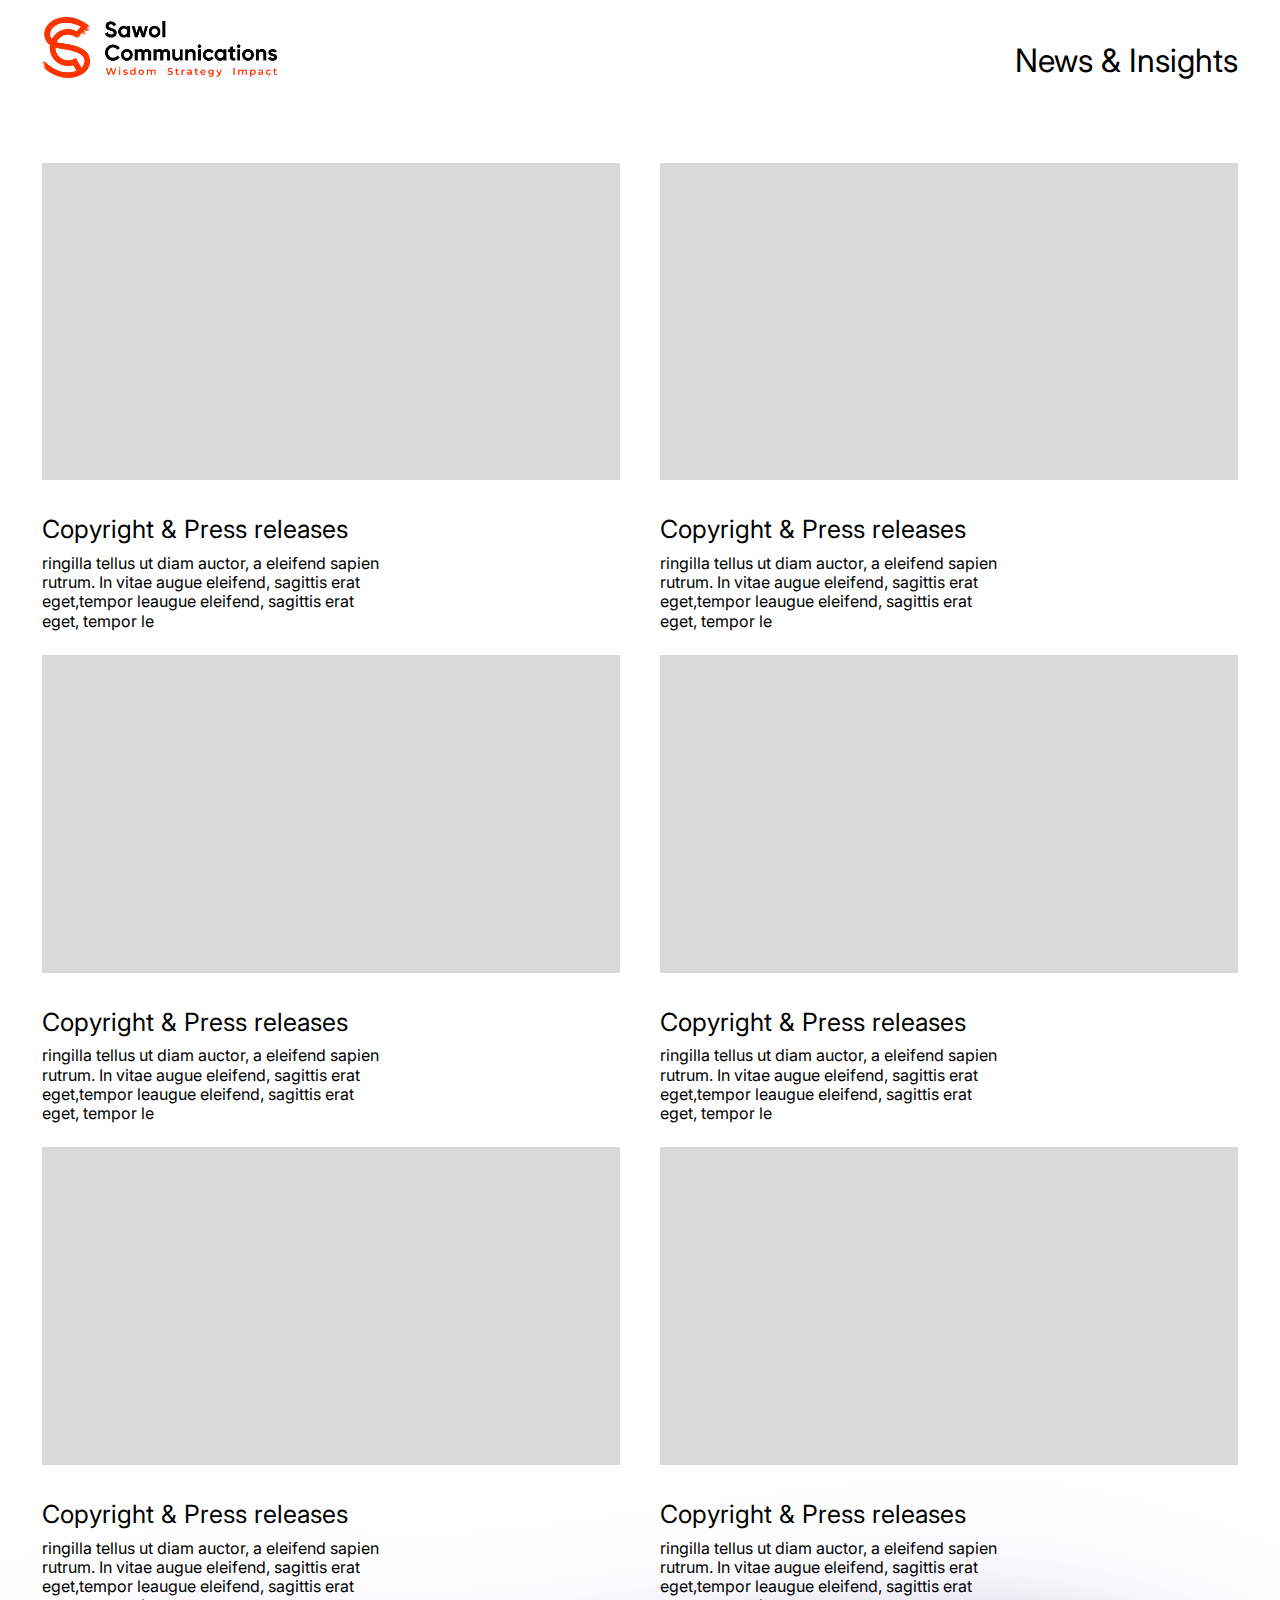
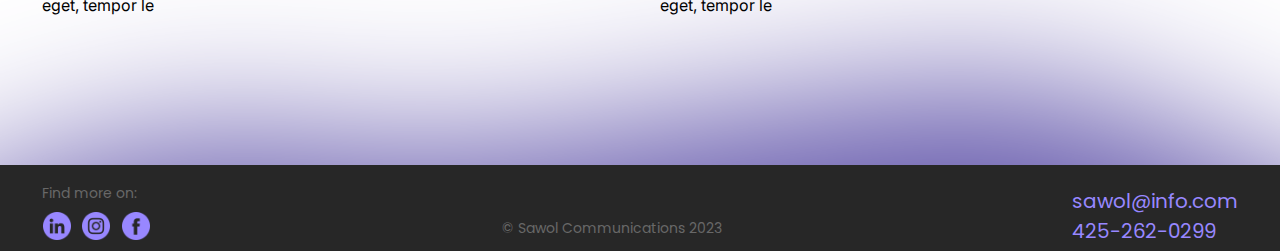
<file: news.html>
<!DOCTYPE html>
<html lang="en">

<head>
  <meta charset="UTF-8" />
  <meta http-equiv="X-UA-Compatible" content="IE=edge" />
  <meta name="viewport" content="width=device-width, initial-scale=1.0" />
  <link rel="stylesheet" href="css/main.css" />
  <!-- <link rel="icon" href="images/logo-small.svg" /> -->
  <title>Home</title>
</head>

<body>
  <div class="main">
    <!-- #header -->
    <header class="header _sm" id="header">
      <div class="autoContainer">
        <div class="header__inner">
          <a href="/" class="header__inner-logo">
            <span class="logo">
              <img src="./images/logo.png" alt="">
            </span>
          </a>
          <h3>
            News & Insights
          </h3>
          <button class="burger" id="menuBtn"></button>
        </div>
      </div>
    </header>
    <!-- #header end -->

    <!-- #news -->
    <section class="news">
      <div class="autoContainer">
        <div class="news__inner">
          <div class="newsItem">
            <div class="newsItem__image">
              <div class="ratioImage">
                <img src="./images/rectangle.png" alt="">
              </div>
            </div>
            <div class="newsItem__box">
              <h5>
                Copyright & Press releases
              </h5>
              <p class="_sm">
                ringilla tellus ut diam auctor, a eleifend sapien
                <br>
                rutrum. In vitae augue eleifend, sagittis erat
                <br>
                eget,tempor leaugue eleifend, sagittis erat
                <br>
                eget, tempor le
              </p>
            </div>
          </div>
          <div class="newsItem">
            <div class="newsItem__image">
              <div class="ratioImage">
                <img src="./images/rectangle.png" alt="">
              </div>
            </div>
            <div class="newsItem__box">
              <h5>
                Copyright & Press releases
              </h5>
              <p class="_sm">
                ringilla tellus ut diam auctor, a eleifend sapien
                <br>
                rutrum. In vitae augue eleifend, sagittis erat
                <br>
                eget,tempor leaugue eleifend, sagittis erat
                <br>
                eget, tempor le
              </p>
            </div>
          </div>
          <div class="newsItem">
            <div class="newsItem__image">
              <div class="ratioImage">
                <img src="./images/rectangle.png" alt="">
              </div>
            </div>
            <div class="newsItem__box">
              <h5>
                Copyright & Press releases
              </h5>
              <p class="_sm">
                ringilla tellus ut diam auctor, a eleifend sapien
                <br>
                rutrum. In vitae augue eleifend, sagittis erat
                <br>
                eget,tempor leaugue eleifend, sagittis erat
                <br>
                eget, tempor le
              </p>
            </div>
          </div>
          <div class="newsItem">
            <div class="newsItem__image">
              <div class="ratioImage">
                <img src="./images/rectangle.png" alt="">
              </div>
            </div>
            <div class="newsItem__box">
              <h5>
                Copyright & Press releases
              </h5>
              <p class="_sm">
                ringilla tellus ut diam auctor, a eleifend sapien
                <br>
                rutrum. In vitae augue eleifend, sagittis erat
                <br>
                eget,tempor leaugue eleifend, sagittis erat
                <br>
                eget, tempor le
              </p>
            </div>
          </div>
          <div class="newsItem">
            <div class="newsItem__image">
              <div class="ratioImage">
                <img src="./images/rectangle.png" alt="">
              </div>
            </div>
            <div class="newsItem__box">
              <h5>
                Copyright & Press releases
              </h5>
              <p class="_sm">
                ringilla tellus ut diam auctor, a eleifend sapien
                <br>
                rutrum. In vitae augue eleifend, sagittis erat
                <br>
                eget,tempor leaugue eleifend, sagittis erat
                <br>
                eget, tempor le
              </p>
            </div>
          </div>
          <div class="newsItem">
            <div class="newsItem__image">
              <div class="ratioImage">
                <img src="./images/rectangle.png" alt="">
              </div>
            </div>
            <div class="newsItem__box">
              <h5>
                Copyright & Press releases
              </h5>
              <p class="_sm">
                ringilla tellus ut diam auctor, a eleifend sapien
                <br>
                rutrum. In vitae augue eleifend, sagittis erat
                <br>
                eget,tempor leaugue eleifend, sagittis erat
                <br>
                eget, tempor le
              </p>
            </div>
          </div>
        </div>
      </div>
    </section>
    <!-- #news end -->

    <!-- #footer -->
    <footer class="footer">
      <div class="autoContainer">
        <div class="footer__inner">
          <div class="footer__inner-container">
            <h6 class="_sm">
              Find more on:
            </h6>
            <div class="footer__inner-social">
              <button class="button button--social">
                <span class="image">
                  <img src="./images/social/linkedin.png" alt="">
                </span>
              </button>
              <button class="button button--social">
                <span class="image">
                  <img src="./images/social/instagram.png" alt="">
                </span>
              </button>
              <button class="button button--social">
                <span class="image">
                  <img src="./images/social/facebook.png" alt="">
                </span>
              </button>
            </div>
          </div>
          <p class="footer__inner-copy">
            © Sawol Communications 2023
          </p>
          <div class="footer__inner-container">
            <a href="mailto:sawol@info.com" class="footer__inner-link">
              sawol@info.com
            </a>
            <a href="tel:425-262-0299" class="footer__inner-link">
              425-262-0299
            </a>
          </div>
        </div>
      </div>
      <div class="footer__shadow">
        <img src="./images/shadow.png" alt="">
      </div>
    </footer>
    <!-- #footer end -->
  </div>
  <script src="js/main.js"></script>
</body>

</html>
</file>
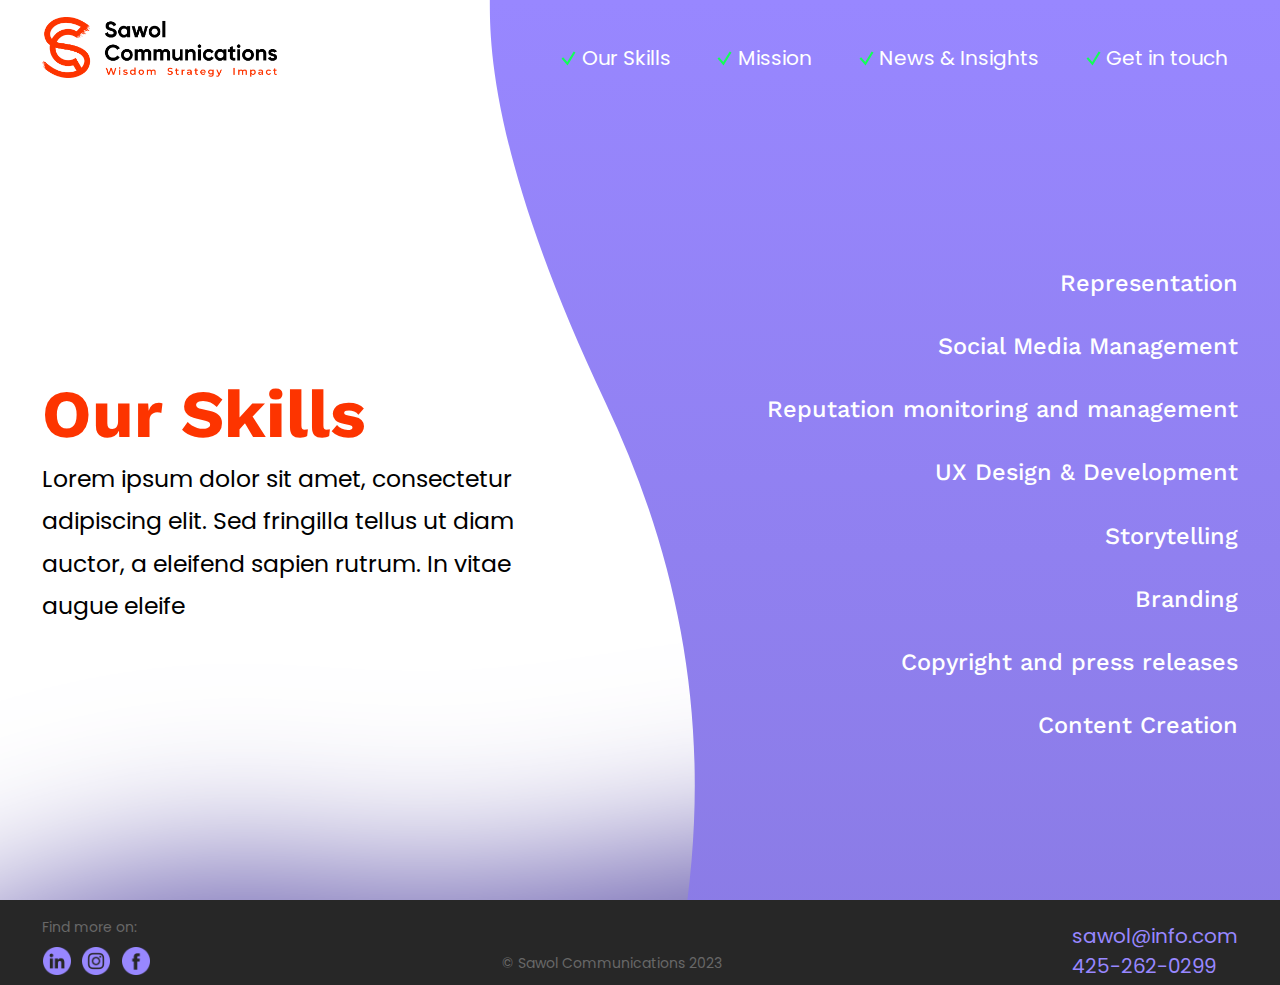
<file: our-skills.html>
<!DOCTYPE html>
<html lang="en">

<head>
  <meta charset="UTF-8" />
  <meta http-equiv="X-UA-Compatible" content="IE=edge" />
  <meta name="viewport" content="width=device-width, initial-scale=1.0" />
  <link rel="stylesheet" href="css/main.css" />
  <!-- <link rel="icon" href="images/logo-small.svg" /> -->
  <title>Home</title>
</head>

<body>
  <div class="main">
    <!-- #header -->
    <header class="header" id="header">
      <div class="autoContainer">
        <div class="header__inner">
          <a href="/" class="header__inner-logo">
            <span class="logo">
              <img src="./images/logo.png" alt="">
            </span>
          </a>
          <div class="nav" id="menu">
            <div class="nav__inner">
              <div class="nav__inner-group">
                <a href="./our-skills.html" class="nav__inner-link">
                  <span class="ico _stroke">
                    <svg width="27" height="28" viewBox="0 0 27 28" fill="none" xmlns="http://www.w3.org/2000/svg">
                      <path d="M2 13L11.5172 24L25 2" stroke="#12FF55" stroke-width="4" />
                    </svg>
                  </span>
                  <span class="linkText">
                    Our Skills
                  </span>
                </a>
                <a href="./blog-mission.html" class="nav__inner-link">
                  <span class="ico _stroke">
                    <svg width="27" height="28" viewBox="0 0 27 28" fill="none" xmlns="http://www.w3.org/2000/svg">
                      <path d="M2 13L11.5172 24L25 2" stroke="#12FF55" stroke-width="4" />
                    </svg>
                  </span>
                  <span class="linkText">
                    Mission
                  </span>
                </a>
                <a href="./news.html" class="nav__inner-link">
                  <span class="ico _stroke">
                    <svg width="27" height="28" viewBox="0 0 27 28" fill="none" xmlns="http://www.w3.org/2000/svg">
                      <path d="M2 13L11.5172 24L25 2" stroke="#12FF55" stroke-width="4" />
                    </svg>
                  </span>
                  <span class="linkText">
                    News & Insights
                  </span>
                </a>
                <a href="./get-in-touch.html" class="nav__inner-link">
                  <span class="ico _stroke">
                    <svg width="27" height="28" viewBox="0 0 27 28" fill="none" xmlns="http://www.w3.org/2000/svg">
                      <path d="M2 13L11.5172 24L25 2" stroke="#12FF55" stroke-width="4" />
                    </svg>
                  </span>
                  <span class="linkText">
                    Get in touch
                  </span>
                </a>
              </div>
            </div>
          </div>
          <button class="burger" id="menuBtn"></button>
        </div>
      </div>
    </header>
    <!-- #header end -->
    <!-- #hero -->
    <section class="hero _lg">
      <div class="autoContainer">
        <div class="hero__inner">
          <div class="hero__inner-info">
            <div class="box">
              <h2>
                Our Skills
              </h2>
              <p class="_lg">
                Lorem ipsum dolor sit amet, consectetur adipiscing elit. Sed fringilla tellus ut diam auctor, a eleifend
                sapien rutrum. In vitae augue eleife
              </p>
            </div>
          </div>
          <div class="hero__inner-content">
            <div class="blog _sm">
              <div class="blog__inner-menu">
                <a href="./blog-representesion.html" class="blog__inner-button">
                  Representation
                </a>
                <a href="./blog-media.html" class="blog__inner-button ">
                  Social Media Management
                </a>
                <a href="./blog-reputation.html" class="blog__inner-button">
                  Reputation monitoring and management
                </a>
                <a href="./blog-development.html" class="blog__inner-button ">
                  UX Design & Development
                </a>
                <a href="./blog-storytelling.html" class="blog__inner-button">
                  Storytelling
                </a>
                <a href="./blog-branding.html" class="blog__inner-button">
                  Branding
                </a>
                <a href="./blog-copyright.html" class="blog__inner-button">
                  Copyright and press releases
                </a>
                <a href="./blog-creation.html" class="blog__inner-button">
                  Content Creation
                </a>
              </div>
            </div>
          </div>
        </div>
      </div>
    </section>
    <!-- #hero end -->
    <!-- #footer -->
    <footer class="footer">
      <div class="autoContainer">
        <div class="footer__inner">
          <div class="footer__inner-container">
            <h6 class="_sm">
              Find more on:
            </h6>
            <div class="footer__inner-social">
              <button class="button button--social">
                <span class="image">
                  <img src="./images/social/linkedin.png" alt="">
                </span>
              </button>
              <button class="button button--social">
                <span class="image">
                  <img src="./images/social/instagram.png" alt="">
                </span>
              </button>
              <button class="button button--social">
                <span class="image">
                  <img src="./images/social/facebook.png" alt="">
                </span>
              </button>
            </div>
          </div>
          <p class="footer__inner-copy">
            © Sawol Communications 2023
          </p>
          <div class="footer__inner-container">
            <a href="mailto:sawol@info.com" class="footer__inner-link">
              sawol@info.com
            </a>
            <a href="tel:425-262-0299" class="footer__inner-link">
              425-262-0299
            </a>
          </div>
        </div>
      </div>
      <div class="footer__shadow">
        <img src="./images/shadow.png" alt="">
      </div>
    </footer>
    <!-- #footer end -->
    <div class="main__bg">
      <!-- <img src="./images/shape-bg.svg" alt=""> -->
    </div>
  </div>
  <script src="js/main.js"></script>
</body>

</html>
</file>
<file: css/main.css>
@import "./animate.css";
@import url("https://fonts.googleapis.com/css2?family=Inter:wght@400;500;700&display=swap");
@import url("https://fonts.googleapis.com/css2?family=Work+Sans:ital,wght@0,400;0,500;0,600;0,700;0,800;0,900;1,400;1,500;1,600;1,700;1,800;1,900&display=swap");
@import url("https://fonts.googleapis.com/css2?family=Poppins:ital,wght@0,400;0,500;0,600;0,700;0,800;0,900;1,400;1,500;1,600;1,700;1,800;1,900&display=swap");
@-webkit-keyframes zoomInCenter {
  from {
    opacity: 0;
    -webkit-transform: translate(-50%, -50%) scale(0.9);
            transform: translate(-50%, -50%) scale(0.9);
  }
  30% {
    opacity: 1;
  }
  to {
    opacity: 1;
    -webkit-transform: translate(-50%, -50%) scale(1);
            transform: translate(-50%, -50%) scale(1);
  }
}
@keyframes zoomInCenter {
  from {
    opacity: 0;
    -webkit-transform: translate(-50%, -50%) scale(0.9);
            transform: translate(-50%, -50%) scale(0.9);
  }
  30% {
    opacity: 1;
  }
  to {
    opacity: 1;
    -webkit-transform: translate(-50%, -50%) scale(1);
            transform: translate(-50%, -50%) scale(1);
  }
}
@-webkit-keyframes zoomIn {
  from {
    opacity: 0;
    -webkit-transform: scale(0.9);
            transform: scale(0.9);
  }
  30% {
    opacity: 1;
  }
  to {
    opacity: 1;
    -webkit-transform: scale(1);
            transform: scale(1);
  }
}
@keyframes zoomIn {
  from {
    opacity: 0;
    -webkit-transform: scale(0.9);
            transform: scale(0.9);
  }
  30% {
    opacity: 1;
  }
  to {
    opacity: 1;
    -webkit-transform: scale(1);
            transform: scale(1);
  }
}
@-webkit-keyframes fadeInUp {
  from {
    opacity: 0;
    -webkit-transform: translateY(10%);
            transform: translateY(10%);
  }
  to {
    opacity: 1;
    -webkit-transform: translateY(0);
            transform: translateY(0);
  }
}
@keyframes fadeInUp {
  from {
    opacity: 0;
    -webkit-transform: translateY(10%);
            transform: translateY(10%);
  }
  to {
    opacity: 1;
    -webkit-transform: translateY(0);
            transform: translateY(0);
  }
}
@-webkit-keyframes sticky {
  from {
    opacity: 0;
    -webkit-transform: translateY(-110%);
            transform: translateY(-110%);
  }
  50% {
    opacity: 1;
  }
  to {
    opacity: 1;
    -webkit-transform: translateY(0);
            transform: translateY(0);
  }
}
@keyframes sticky {
  from {
    opacity: 0;
    -webkit-transform: translateY(-110%);
            transform: translateY(-110%);
  }
  50% {
    opacity: 1;
  }
  to {
    opacity: 1;
    -webkit-transform: translateY(0);
            transform: translateY(0);
  }
}
@-webkit-keyframes animInUp {
  from {
    -webkit-transform: translateY(10%) scale(0.98);
            transform: translateY(10%) scale(0.98);
  }
  to {
    -webkit-transform: translateY(0);
            transform: translateY(0);
  }
}
@keyframes animInUp {
  from {
    -webkit-transform: translateY(10%) scale(0.98);
            transform: translateY(10%) scale(0.98);
  }
  to {
    -webkit-transform: translateY(0);
            transform: translateY(0);
  }
}
.animInUp {
  -webkit-animation-name: animInUp;
  animation-name: animInUp;
}

.zoomInCenter {
  -webkit-animation-name: zoomInCenter;
          animation-name: zoomInCenter;
  -webkit-animation-timing-function: ease-in-out;
          animation-timing-function: ease-in-out;
}

/* Typography */
h1 {
  font-size: 5rem;
}

h2 {
  font-size: 5rem;
  font-family: "Work Sans", sans-serif;
  line-height: 1em;
  font-weight: 700;
}
h2._sm {
  font-size: 3.75rem;
}

h3 {
  font-size: 2.4rem;
}
h3._sm {
  font-size: 2.25rem;
}

h4 {
  font-size: 1.75rem;
}
h4._sm {
  font-size: 1.5rem;
}

h5 {
  font-size: 1.25rem;
}
h5._lg {
  font-size: 1.4rem;
}
h5._sm {
  font-size: 1rem;
}

h6 {
  font-size: 16px;
}
h6._sm {
  font-size: 14px;
}

h1,
h3,
h4,
h5,
h6 {
  font-family: "Poppins", sans-serif;
  font-weight: 700;
  line-height: 1.1em;
}

p {
  font-size: 1.4rem;
  line-height: 1.8em;
}
p._lg {
  font-size: 1.75rem;
}
p._sm {
  font-size: 0.8rem;
}
p._extra-sm {
  font-size: 0.7rem;
}

:root {
  height: 100%;
}

html {
  height: 100%;
  scroll-behavior: smooth;
  font-size: 1.05vw;
}

* {
  margin: 0px;
  padding: 0px;
  border: none;
  outline: none;
  -webkit-box-sizing: border-box;
          box-sizing: border-box;
}

button {
  cursor: pointer;
  outline: none;
  background: transparent;
}
button:focus {
  outline: none;
}

input::-webkit-outer-spin-button,
input::-webkit-inner-spin-button {
  -webkit-appearance: none;
  margin: 0;
}

/* width */
::-webkit-scrollbar {
  width: 8px;
  display: none;
}

/* Track */
::-webkit-scrollbar-track {
  background: #fff;
}

/* Handle */
::-webkit-scrollbar-thumb {
  background: rgba(0, 0, 0, 0.2);
  border-radius: 10px;
}

/* Handle on hover */
::-webkit-scrollbar-thumb:hover {
  background: rgba(0, 0, 0, 0.3);
}

body {
  height: 100%;
  cursor: default;
  color: #000;
  line-height: 1.7em;
  font-weight: 400;
  font-family: "Poppins", sans-serif;
  background: #fff;
  -webkit-font-smoothing: antialiased;
  -moz-font-smoothing: antialiased;
}

body.active {
  overflow: hidden;
}

a {
  cursor: pointer;
  text-decoration: none;
  color: #000;
}

ul,
li {
  list-style: none;
  padding: 0px;
  margin: 0px;
}

img,
svg {
  pointer-events: none;
}

.main {
  display: -webkit-box;
  display: -ms-flexbox;
  display: flex;
  -webkit-box-orient: vertical;
  -webkit-box-direction: normal;
      -ms-flex-direction: column;
          flex-direction: column;
  overflow: hidden;
  min-height: 100%;
  padding-top: 8.1rem;
  position: relative;
}
.main__bg {
  position: absolute;
  top: 0;
  right: -5px;
  width: 63%;
  height: 100%;
  overflow: hidden;
  background: url("../images/shape-bg.svg");
  background-repeat: repeat-y;
  background-size: cover;
  z-index: -1;
  pointer-events: none;
}
.main__bg img {
  width: 100%;
  height: 100%;
  -o-object-fit: contain;
     object-fit: contain;
}

.autoContainer {
  max-width: 95rem;
  margin: 0 auto;
  padding: 0 3rem;
}

.input {
  display: -webkit-box;
  display: -ms-flexbox;
  display: flex;
  width: 100%;
  font-size: 1rem;
}
.input input,
.input textarea, .input__selected {
  padding: 0.5em 0.6em;
  border-radius: 0.5rem;
  width: 100%;
  background-color: #efefef;
  border: 2px solid #efefef;
  resize: none;
  -webkit-transition: 0.3s ease-out;
  transition: 0.3s ease-out;
  color: #000;
  font-family: "Poppins", sans-serif;
  font-style: normal;
  font-weight: 400;
  font-size: inherit;
  line-height: 1;
}
.input input::-webkit-input-placeholder, .input textarea::-webkit-input-placeholder, .input__selected::-webkit-input-placeholder {
  color: #686868;
}
.input input::-moz-placeholder, .input textarea::-moz-placeholder, .input__selected::-moz-placeholder {
  color: #686868;
}
.input input:-ms-input-placeholder, .input textarea:-ms-input-placeholder, .input__selected:-ms-input-placeholder {
  color: #686868;
}
.input input::-ms-input-placeholder, .input textarea::-ms-input-placeholder, .input__selected::-ms-input-placeholder {
  color: #686868;
}
.input input::placeholder,
.input textarea::placeholder, .input__selected::placeholder {
  color: #686868;
}
.input input:focus,
.input textarea:focus {
  border-color: rgba(0, 0, 0, 0.8);
}
.input--textarea textarea {
  min-height: 7.7rem;
}

.button {
  cursor: pointer;
  display: -webkit-box;
  display: -ms-flexbox;
  display: flex;
  -webkit-box-align: center;
      -ms-flex-align: center;
          align-items: center;
  -webkit-box-pack: center;
      -ms-flex-pack: center;
          justify-content: center;
  border: 1px solid transparent;
  color: #000;
  font-style: normal;
  font-weight: 700;
  font-size: 0.8rem;
  line-height: 1;
  -webkit-transition: all 0.3s ease;
  transition: all 0.3s ease;
}
.button--primary {
  font-family: "Inter", sans-serif;
  font-size: 1rem;
  padding: 0.5em 1em;
  color: #fff;
  background: #fd3400;
  border-radius: 0.5rem;
  font-weight: 400;
}
.button--primary:hover {
  background: #fff;
  color: #000;
  border-color: #fd3400;
}
.button--social {
  border-radius: 50%;
  font-size: 16px;
  width: 1.88em;
  height: 1.88em;
}
.button--social .image {
  width: 100%;
  height: 100%;
  display: -webkit-box;
  display: -ms-flexbox;
  display: flex;
  -webkit-box-align: center;
      -ms-flex-align: center;
          align-items: center;
  -webkit-box-pack: center;
      -ms-flex-pack: center;
          justify-content: center;
}
.button--social .image img {
  width: 100%;
  height: 100%;
  -o-object-fit: cover;
     object-fit: cover;
}
.button--social:hover {
  background: #fff;
  border-color: #fff;
}
.button:active {
  opacity: 0.7;
}
.button:disabled {
  cursor: default;
  opacity: 0.5 !important;
}

.ratioImage {
  position: relative;
  padding-bottom: 65%;
  width: 100%;
}
.ratioImage img {
  position: absolute;
  top: 0;
  left: 0;
  width: 100%;
  height: 100%;
  -o-object-fit: cover;
     object-fit: cover;
}
.ratioImage video {
  position: absolute;
  top: 0;
  left: 0;
  width: 100%;
  height: 100%;
}
.ratioImage--contain img {
  -o-object-fit: contain;
     object-fit: contain;
}

.badge {
  border-radius: 100px;
  padding: 0.3em 0.5em;
  color: #000;
  font-style: normal;
  font-weight: 500;
  font-size: 0.75rem;
  line-height: 1;
}

.checkbox {
  display: -webkit-inline-box;
  display: -ms-inline-flexbox;
  display: inline-flex;
  position: relative;
  font-size: 18px;
  z-index: 0;
}
.checkbox input {
  width: 1em;
  height: 1em;
  z-index: 1;
  font-size: inherit;
  opacity: 0;
}
.checkbox input:checked + span::before {
  border-color: #000;
}
.checkbox span {
  position: absolute;
  top: 0;
  left: 0;
  width: 100%;
  height: 100%;
}
.checkbox span::after {
  content: "";
  position: absolute;
  display: block;
  top: 0;
  left: 0;
  width: 100%;
  height: 100%;
  border: 1.5px solid #000;
  -webkit-box-sizing: border-box;
          box-sizing: border-box;
}
.checkbox span::before {
  content: "";
  position: absolute;
  display: block;
  top: 40%;
  left: 50%;
  width: 0.25em;
  height: 0.5em;
  border-bottom: 1.5px solid rgba(0, 0, 0, 0.2);
  border-right: 1.5px solid rgba(0, 0, 0, 0.2);
  -webkit-transition: 0.1s ease;
  transition: 0.1s ease;
  -webkit-transform: translate(-50%, -50%) rotate(45deg);
          transform: translate(-50%, -50%) rotate(45deg);
}
.checkbox__outer {
  display: -webkit-box;
  display: -ms-flexbox;
  display: flex;
  -webkit-box-align: center;
      -ms-flex-align: center;
          align-items: center;
}
.checkbox__outer label {
  color: #000;
  font-style: normal;
  font-weight: 400;
  font-size: 16px;
  line-height: 1.4;
  margin-left: 0.7em;
}
.checkbox__outer label a {
  color: inherit;
  font-style: normal;
  font-weight: 400;
  font-size: inherit;
  text-decoration: underline;
  -webkit-transition: 0.3s ease;
  transition: 0.3s ease;
}
.checkbox__outer label a:hover {
  opacity: 0.6;
}

.custIcon {
  position: relative;
  display: inline-block;
  font-size: 16px;
  height: 0.8em;
  width: 0.8em;
  color: inherit;
}
.custIcon--left::before {
  content: "";
  display: block;
  position: absolute;
  top: 50%;
  left: 50%;
  width: 75%;
  height: 75%;
  background: transparent;
  border-left: 2px solid currentColor;
  border-bottom: 2px solid currentColor;
  -webkit-transform: translate(-25%, -50%) rotate(45deg);
          transform: translate(-25%, -50%) rotate(45deg);
}
.custIcon--rtArr:after {
  content: "";
  display: block;
  position: absolute;
  top: 50%;
  left: 50%;
  width: 75%;
  height: 75%;
  background: transparent;
  border-right: 2px solid currentColor;
  border-top: 2px solid currentColor;
  -webkit-transform: translate(-50%, -50%);
          transform: translate(-50%, -50%);
}
.custIcon--rtArr::before {
  content: "";
  display: block;
  position: absolute;
  top: 50%;
  left: 50%;
  width: 100%;
  height: 2px;
  background: currentColor;
  -webkit-transform: translate(-50%, -50%) rotate(-45deg);
          transform: translate(-50%, -50%) rotate(-45deg);
}
.custIcon--right::before {
  content: "";
  display: block;
  position: absolute;
  top: 50%;
  left: 50%;
  width: 75%;
  height: 75%;
  background: transparent;
  border-right: 2px solid currentColor;
  border-top: 2px solid currentColor;
  -webkit-transform: translate(-75%, -50%) rotate(45deg);
          transform: translate(-75%, -50%) rotate(45deg);
}
.custIcon--up::before {
  content: "";
  position: absolute;
  display: block;
  top: 50%;
  left: 50%;
  border-bottom: 5px solid #7b8a8a;
  border-right: 5px solid transparent;
  border-left: 5px solid transparent;
  -webkit-transform: translate(-50%, -50%);
          transform: translate(-50%, -50%);
  -webkit-transition: all 0.3s ease-in-out;
  transition: all 0.3s ease-in-out;
}
.custIcon--down::before {
  content: "";
  position: absolute;
  display: block;
  top: 50%;
  left: 50%;
  border-top: 5px solid #7b8a8a;
  border-right: 5px solid transparent;
  border-left: 5px solid transparent;
  -webkit-transform: translate(-50%, -50%);
          transform: translate(-50%, -50%);
  -webkit-transition: all 0.3s ease-in-out;
  transition: all 0.3s ease-in-out;
}
.custIcon--cross:before, .custIcon--cross:after {
  content: "";
  display: block;
  position: absolute;
  top: 50%;
  left: 50%;
  width: 2px;
  height: 100%;
  background: #000;
}
.custIcon--cross:before {
  -webkit-transform: translate(-50%, -50%) rotate(45deg);
          transform: translate(-50%, -50%) rotate(45deg);
}
.custIcon--cross:after {
  -webkit-transform: translate(-50%, -50%) rotate(-45deg);
          transform: translate(-50%, -50%) rotate(-45deg);
}
.custIcon--tick {
  margin-right: 5px;
}
.custIcon--tick:after {
  content: "";
  display: block;
  position: absolute;
  top: 50%;
  left: 50%;
  width: 45%;
  height: 80%;
  border-bottom: 2px solid #000;
  border-right: 2px solid #000;
  -webkit-transform: translate(-50%, -50%) rotate(45deg);
          transform: translate(-50%, -50%) rotate(45deg);
}
.custIcon--dots {
  font-size: 5px;
  width: 1em;
  height: 1em;
  border-radius: 50%;
  background: #000;
  -webkit-transition: 0.2s ease-in;
  transition: 0.2s ease-in;
}
.custIcon--dots:before, .custIcon--dots:after {
  content: "";
  display: block;
  position: absolute;
  top: 0;
  width: 1em;
  height: 1em;
  border-radius: 50%;
  background: inherit;
  -webkit-transition: 0.2s ease-in;
  transition: 0.2s ease-in;
}
.custIcon--dots:before {
  left: calc(100% + 0.75em);
}
.custIcon--dots:after {
  right: calc(100% + 0.75em);
}
.custIcon--dots.active {
  width: 4.5em;
  border-radius: 2px;
}
.custIcon--dots.active:before, .custIcon--dots.active:after {
  opacity: 0;
}
.custIcon--rounded {
  font-size: inherit;
  width: 1em;
  height: 1em;
  border-radius: 50%;
  background: #9887ff;
}
.custIcon--rounded:after {
  top: 45%;
  width: 25%;
  height: 50%;
  border-color: #000;
}

.noBreak {
  white-space: nowrap;
}

.ico {
  display: -webkit-box;
  display: -ms-flexbox;
  display: flex;
  -webkit-box-align: center;
      -ms-flex-align: center;
          align-items: center;
  -webkit-box-pack: center;
      -ms-flex-pack: center;
          justify-content: center;
}
.ico svg {
  width: 100%;
  height: 100%;
  fill: currentColor;
}
.ico._stroke svg {
  fill: transparent;
  stroke: currentColor;
}

.text--primary {
  background: #9887ff;
  color: #fff;
}

.link {
  font-size: 1rem;
  line-height: 1.2em;
}
.link__badge {
  font-size: 1em;
  font-weight: 400;
}
.link a {
  font-size: 1em;
  font-weight: 400;
}

.box {
  display: -webkit-box;
  display: -ms-flexbox;
  display: flex;
  -webkit-box-orient: vertical;
  -webkit-box-direction: normal;
      -ms-flex-direction: column;
          flex-direction: column;
  gap: 1rem;
}
.box h2 {
  color: #fd3400;
}
.box._sm h3 {
  font-weight: 600;
  color: #fd3400;
  font-family: "Work Sans", sans-serif;
}
.box._sm p {
  color: #fd3400;
  line-height: 1.4em;
  font-weight: 500;
  font-family: "Work Sans", sans-serif;
}

.video {
  position: relative;
}
.video__content {
  padding-bottom: 133%;
}
.video__content iframe {
  position: absolute;
  width: 100%;
  height: 100%;
  top: 0;
  left: 0;
}
.video__border {
  position: absolute;
  top: -1.15rem;
  left: -4.2rem;
  width: calc(100% + 8.55rem);
  height: calc(100% + 3.2rem);
  z-index: 1;
  pointer-events: none;
}
.video__border img {
  width: 100%;
  height: 100%;
}

.footer {
  margin-top: auto;
  background: #272727;
  padding: 1.5rem 0 0.7rem;
  position: relative;
}
.footer__inner {
  display: -webkit-box;
  display: -ms-flexbox;
  display: flex;
  -webkit-box-align: end;
      -ms-flex-align: end;
          align-items: flex-end;
  -webkit-box-pack: justify;
      -ms-flex-pack: justify;
          justify-content: space-between;
  gap: 1rem;
}
.footer__inner-link {
  color: #9887ff;
  font-size: 20px;
  font-weight: 400;
  line-height: 1;
  -webkit-transition: all 0.2s ease-in-out 0s;
  transition: all 0.2s ease-in-out 0s;
  -moz-transition: all 0.2s ease-in-out 0s;
}
.footer__inner-link:hover {
  opacity: 0.7;
}
.footer__inner-container {
  display: -webkit-box;
  display: -ms-flexbox;
  display: flex;
  -webkit-box-pack: justify;
      -ms-flex-pack: justify;
          justify-content: space-between;
  -webkit-box-orient: vertical;
  -webkit-box-direction: normal;
      -ms-flex-direction: column;
          flex-direction: column;
  gap: 0.75rem;
}
.footer__inner-social {
  display: -webkit-box;
  display: -ms-flexbox;
  display: flex;
  -webkit-box-align: center;
      -ms-flex-align: center;
          align-items: center;
  gap: 0.7rem;
}
.footer__inner-copy {
  font-size: 14px;
  color: #686868;
}
.footer h6 {
  font-weight: 400;
  color: #686868;
}
.footer__shadow {
  position: absolute;
  left: 0;
  bottom: 100%;
  width: 100%;
  display: -webkit-box;
  display: -ms-flexbox;
  display: flex;
  -webkit-box-align: center;
      -ms-flex-align: center;
          align-items: center;
  -webkit-box-pack: center;
      -ms-flex-pack: center;
          justify-content: center;
  z-index: -1;
}
.footer__shadow img {
  width: 100%;
  -o-object-fit: cover;
     object-fit: cover;
}

.header {
  position: absolute;
  top: 0;
  left: 0;
  width: 100%;
  padding: 1.3rem 0;
  z-index: 5;
  -webkit-transition: 0.2s ease-out;
  transition: 0.2s ease-out;
  -webkit-transition-property: opacity, padding, -webkit-transform;
  transition-property: opacity, padding, -webkit-transform;
  transition-property: opacity, transform, padding;
  transition-property: opacity, transform, padding, -webkit-transform;
}
.header__inner {
  position: relative;
  display: -webkit-box;
  display: -ms-flexbox;
  display: flex;
  -webkit-box-align: end;
      -ms-flex-align: end;
          align-items: flex-end;
  -webkit-box-pack: justify;
      -ms-flex-pack: justify;
          justify-content: space-between;
  gap: 1.5rem;
  z-index: 2;
}
.header__inner-logo {
  display: -webkit-box;
  display: -ms-flexbox;
  display: flex;
  -webkit-box-align: center;
      -ms-flex-align: center;
          align-items: center;
  -webkit-box-pack: center;
      -ms-flex-pack: center;
          justify-content: center;
}
.header__inner-logo .logo {
  font-size: 1rem;
  width: 17.5rem;
  display: -webkit-box;
  display: -ms-flexbox;
  display: flex;
  -webkit-box-align: center;
      -ms-flex-align: center;
          align-items: center;
  -webkit-box-pack: center;
      -ms-flex-pack: center;
          justify-content: center;
}
.header__inner-logo .logo img {
  width: 100%;
  height: 100%;
  -o-object-fit: contain;
     object-fit: contain;
}
.header__inner .burger {
  display: none;
}
.header.sticky {
  position: fixed;
  padding: 0.75rem 0;
  -webkit-animation: 0.3s sticky ease-in;
          animation: 0.3s sticky ease-in;
  -webkit-transition-duration: 0.5s;
          transition-duration: 0.5s;
  background: #9887ff;
}
.header.sticky .logo {
  width: 15rem;
}
.header.sticky .header__inner {
  -webkit-box-align: center;
      -ms-flex-align: center;
          align-items: center;
}
.header h3 {
  font-weight: 400;
  font-family: "Inter", sans-serif;
}

.nav {
  -webkit-box-flex: 1;
      -ms-flex-positive: 1;
          flex-grow: 1;
}
.nav__inner {
  display: -webkit-box;
  display: -ms-flexbox;
  display: flex;
  width: 100%;
  -webkit-box-align: center;
      -ms-flex-align: center;
          align-items: center;
  -webkit-box-pack: end;
      -ms-flex-pack: end;
          justify-content: flex-end;
}
.nav__inner-group {
  display: -webkit-box;
  display: -ms-flexbox;
  display: flex;
  -webkit-box-align: center;
      -ms-flex-align: center;
          align-items: center;
  gap: 2.75rem;
}
.nav__inner-link {
  position: relative;
  display: -webkit-box;
  display: -ms-flexbox;
  display: flex;
  -webkit-box-align: center;
      -ms-flex-align: center;
          align-items: center;
  gap: 0.4rem;
  color: #fff;
  font-family: "Poppins", sans-serif;
  font-style: normal;
  font-weight: 400;
  font-size: 1.5rem;
  line-height: 1;
  -webkit-transition: 0.3s ease-out;
  transition: 0.3s ease-out;
  padding: 10px;
}
.nav__inner-link .ico {
  width: 0.74em;
  height: 0.74em;
  color: #12ff55;
  -webkit-transition: 0.3s ease-out;
  transition: 0.3s ease-out;
}
.nav__inner-link .linkText {
  position: relative;
}
.nav__inner-link .linkText:after {
  content: "";
  width: 0;
  height: 4px;
  background: #12ff55;
  position: absolute;
  bottom: -0.4rem;
  left: 0;
  opacity: 0;
  -webkit-transition: 0.3s ease-out;
  transition: 0.3s ease-out;
}
.nav__inner-link:hover .linkText:after {
  width: 100%;
  opacity: 1;
}

.burger {
  cursor: pointer;
  display: block;
  position: relative;
  font-size: 10px;
  width: 2.6em;
  height: 2em;
  color: #fff;
  background: transparent;
  -webkit-transition: 0.2s ease;
  transition: 0.2s ease;
}
.burger span, .burger::after, .burger::before {
  position: absolute;
  left: 50%;
  width: 100%;
  height: 0.32em;
  background-color: currentColor;
  border-radius: 0.4em;
  -webkit-transition: all 0.3s ease;
  transition: all 0.3s ease;
}
.burger span {
  top: 50%;
  -webkit-transform: translate(-50%, -50%);
          transform: translate(-50%, -50%);
}
.burger::before {
  content: "";
  top: 0;
  -webkit-transform: translateX(-50%);
          transform: translateX(-50%);
}
.burger::after {
  content: "";
  bottom: 0;
  -webkit-transform: translateX(-50%);
          transform: translateX(-50%);
}
.burger:hover {
  opacity: 0.8;
}
.burger.active {
  color: #9887ff;
}
.burger.active::before {
  top: 50%;
  -webkit-transform: translate(-50%, -50%) rotate(45deg);
          transform: translate(-50%, -50%) rotate(45deg);
}
.burger.active::after {
  bottom: 50%;
  -webkit-transform: translate(-50%, 50%) rotate(-45deg);
          transform: translate(-50%, 50%) rotate(-45deg);
}
.burger.active span {
  width: 0;
  opacity: 0;
  -webkit-transition: 0.2s ease;
  transition: 0.2s ease;
}

.hero {
  padding: 1.5rem 0;
  height: calc(100vh - 8.1rem);
  min-height: 650px;
}
.hero__inner {
  display: -webkit-box;
  display: -ms-flexbox;
  display: flex;
  -webkit-box-align: center;
      -ms-flex-align: center;
          align-items: center;
  -webkit-box-pack: justify;
      -ms-flex-pack: justify;
          justify-content: space-between;
  height: 100%;
  margin: auto 0;
}
.hero__inner-info {
  width: calc(42% - 0.5rem);
  display: -webkit-box;
  display: -ms-flexbox;
  display: flex;
  -webkit-box-orient: vertical;
  -webkit-box-direction: normal;
      -ms-flex-direction: column;
          flex-direction: column;
  gap: 2.25rem;
}
.hero__inner-container {
  display: -webkit-box;
  display: -ms-flexbox;
  display: flex;
  -webkit-box-orient: vertical;
  -webkit-box-direction: normal;
      -ms-flex-direction: column;
          flex-direction: column;
  gap: 1.25rem;
}
.hero__inner-content {
  width: calc(58% - 0.5rem);
}
.hero__inner-image {
  width: 100%;
  display: -webkit-box;
  display: -ms-flexbox;
  display: flex;
  -webkit-box-align: center;
      -ms-flex-align: center;
          align-items: center;
  -webkit-box-pack: center;
      -ms-flex-pack: center;
          justify-content: center;
  max-width: 45.3rem;
  margin-left: auto;
  margin-right: -4rem;
}
.hero__inner-image img {
  width: 100%;
  -o-object-fit: contain;
     object-fit: contain;
}
.hero__inner .blog {
  padding: 0;
}
.hero__inner .blog__inner-menu {
  width: 100%;
  max-width: unset;
}
.hero._lg {
  margin: auto 0;
}
.hero .autoContainer {
  height: 100%;
}

.whyUs {
  padding: 2.5rem 0 4rem;
}
.whyUs__inner {
  display: -webkit-box;
  display: -ms-flexbox;
  display: flex;
  -webkit-box-orient: vertical;
  -webkit-box-direction: normal;
      -ms-flex-direction: column;
          flex-direction: column;
  gap: 1rem;
}
.whyUs__inner-row {
  display: -webkit-box;
  display: -ms-flexbox;
  display: flex;
  -webkit-box-pack: justify;
      -ms-flex-pack: justify;
          justify-content: space-between;
  -webkit-box-align: center;
      -ms-flex-align: center;
          align-items: center;
}
.whyUs__inner .video {
  width: calc(42% - 0.5rem);
  max-width: 25rem;
  margin-left: 3.5rem;
}
.whyUs__inner-image {
  width: calc(58% - 0.5rem);
  display: -webkit-box;
  display: -ms-flexbox;
  display: flex;
  -webkit-box-align: center;
      -ms-flex-align: center;
          align-items: center;
  -webkit-box-pack: center;
      -ms-flex-pack: center;
          justify-content: center;
  max-width: 37.5rem;
}
.whyUs__inner-image img {
  width: 100%;
  -o-object-fit: contain;
     object-fit: contain;
}
.whyUs__inner h2 {
  margin-bottom: 5rem;
}

.skills {
  padding: 5rem 0 8rem;
}
.skills__inner {
  display: -webkit-box;
  display: -ms-flexbox;
  display: flex;
  -webkit-box-orient: vertical;
  -webkit-box-direction: normal;
      -ms-flex-direction: column;
          flex-direction: column;
  -webkit-box-align: start;
      -ms-flex-align: start;
          align-items: flex-start;
  gap: 4rem;
}
.skills__inner-row {
  display: -webkit-box;
  display: -ms-flexbox;
  display: flex;
  -webkit-box-pack: justify;
      -ms-flex-pack: justify;
          justify-content: space-between;
  gap: 2.5rem 1rem;
  -ms-flex-wrap: wrap;
      flex-wrap: wrap;
}
.skillsItem {
  width: calc(25% - 0.75rem);
  max-width: 17.5rem;
  display: -webkit-box;
  display: -ms-flexbox;
  display: flex;
  -webkit-box-orient: vertical;
  -webkit-box-direction: normal;
      -ms-flex-direction: column;
          flex-direction: column;
  gap: 1rem;
}
.skillsItem__image {
  border-radius: 0.5rem;
  overflow: hidden;
}
.skillsItem__image .ratioImage {
  padding-bottom: 85%;
}
.skillsItem h5 {
  font-weight: 400;
}
.skills h2 {
  position: relative;
  padding-bottom: 0.5rem;
}
.skills h2:after {
  content: "";
  width: 100%;
  height: 0.4rem;
  min-height: 1px;
  position: absolute;
  left: 0;
  bottom: 0;
  background: #000;
}

.news {
  padding: 4rem 0 150px;
}
.news__inner {
  display: -webkit-box;
  display: -ms-flexbox;
  display: flex;
  -webkit-box-pack: justify;
      -ms-flex-pack: justify;
          justify-content: space-between;
  -ms-flex-wrap: wrap;
      flex-wrap: wrap;
  gap: 1.8rem 0.6rem;
}
.newsItem {
  width: calc(50% - 0.75rem);
  max-width: 43rem;
  display: -webkit-box;
  display: -ms-flexbox;
  display: flex;
  -webkit-box-orient: vertical;
  -webkit-box-direction: normal;
      -ms-flex-direction: column;
          flex-direction: column;
  gap: 36px;
}
.newsItem__box {
  display: -webkit-box;
  display: -ms-flexbox;
  display: flex;
  -webkit-box-orient: vertical;
  -webkit-box-direction: normal;
      -ms-flex-direction: column;
          flex-direction: column;
  gap: 10px;
}
.newsItem .ratioImage {
  padding-bottom: 55%;
}
.newsItem h5 {
  font-size: 25px;
  font-weight: 400;
  font-family: "Inter", sans-serif;
}
.newsItem p {
  font-size: 16px;
  line-height: 1.2em;
  font-family: "Inter", sans-serif;
}

.form {
  display: -webkit-box;
  display: -ms-flexbox;
  display: flex;
  -webkit-box-orient: vertical;
  -webkit-box-direction: normal;
      -ms-flex-direction: column;
          flex-direction: column;
  -webkit-box-align: end;
      -ms-flex-align: end;
          align-items: flex-end;
  gap: 1.4rem;
  max-width: 30rem;
  margin-left: auto;
}
.form h3 {
  color: #fff;
  font-weight: 400;
  text-align: right;
  margin-bottom: 1rem;
}
.form__group {
  display: -webkit-box;
  display: -ms-flexbox;
  display: flex;
  -webkit-box-orient: vertical;
  -webkit-box-direction: normal;
      -ms-flex-direction: column;
          flex-direction: column;
  gap: 1rem;
  width: 100%;
}

.blog {
  padding: 6rem 0;
}
.blog__inner {
  display: -webkit-box;
  display: -ms-flexbox;
  display: flex;
  -webkit-box-orient: vertical;
  -webkit-box-direction: normal;
      -ms-flex-direction: column;
          flex-direction: column;
  gap: 5.5rem;
}
.blog__inner-row {
  display: -webkit-box;
  display: -ms-flexbox;
  display: flex;
  -webkit-box-pack: justify;
      -ms-flex-pack: justify;
          justify-content: space-between;
  -webkit-box-align: start;
      -ms-flex-align: start;
          align-items: flex-start;
}
.blog__inner-content {
  width: calc(42% - 0.5rem);
}
.blog__inner-button {
  font-size: 1em;
  line-height: 1.4em;
  font-weight: 500;
  position: relative;
  color: #fff;
  font-family: "Work Sans", sans-serif;
}
.blog__inner-button:after {
  content: "";
  width: 0;
  height: 4px;
  background: #fff;
  position: absolute;
  left: 0;
  bottom: -5px;
  opacity: 0;
  -webkit-transition: 0.3s ease-in-out;
  transition: 0.3s ease-in-out;
}
.blog__inner-button:hover::after {
  opacity: 0.3;
  width: 100%;
}
.blog__inner-button.active:after {
  opacity: 1;
  width: 100%;
}
.blog__inner-menu {
  display: -webkit-box;
  display: -ms-flexbox;
  display: flex;
  -webkit-box-orient: vertical;
  -webkit-box-direction: normal;
      -ms-flex-direction: column;
          flex-direction: column;
  -webkit-box-align: end;
      -ms-flex-align: end;
          align-items: flex-end;
  font-size: 1.75rem;
  gap: 2.25rem;
  text-align: right;
  width: calc(58% - 0.5rem);
  max-width: 40rem;
}
.blog__inner-menu-text {
  font-size: 1.75rem;
  margin-bottom: 1rem;
  font-weight: 400;
  color: #fff;
}
.blog__inner-info {
  width: 100%;
  font-weight: 400;
}
.blog__inner-image {
  width: calc(58% - 0.5rem);
  max-width: 36rem;
  display: -webkit-box;
  display: -ms-flexbox;
  display: flex;
  -webkit-box-align: center;
      -ms-flex-align: center;
          align-items: center;
  -webkit-box-pack: center;
      -ms-flex-pack: center;
          justify-content: center;
  border-radius: 2rem;
  overflow: hidden;
}
.blog__inner-image img {
  width: 100%;
  -o-object-fit: contain;
     object-fit: contain;
}
.blog h2 {
  color: #fd3400;
  width: calc(42% - 0.5rem);
}

@media (min-width: 1921px) {
  html {
    font-size: 1vw;
  }
}
@media (max-width: 1440px) {
  .input {
    font-size: 1.2rem;
  }

  .button--primary {
    font-size: 1.2rem;
  }

  .nav__inner-group {
    gap: 2rem;
  }

  .skillsItem {
    max-width: 20rem;
  }

  .hero .box {
    gap: 0.7rem;
  }
  .hero .box._sm p {
    font-size: 1.6rem;
  }
  .hero .link {
    font-size: 1.4rem;
  }
}
@media (max-width: 1160px) {
  .autoContainer {
    padding: 0 40px;
  }
}
@media (max-width: 1024px) {
  .autoContainer {
    padding: 0 30px;
  }

  h3._sm {
    font-size: 3rem;
  }

  h5 {
    font-size: 1.7rem;
  }

  .box {
    gap: 1.2rem;
  }

  .button--primary {
    font-size: 1.4rem;
  }
  .button--social {
    font-size: 14px;
  }

  .input {
    font-size: 1.4rem;
  }

  .header__inner {
    -webkit-box-pack: justify;
        -ms-flex-pack: justify;
            justify-content: space-between;
    -webkit-box-align: center;
        -ms-flex-align: center;
            align-items: center;
  }
  .header__inner-logo {
    padding-right: 20px;
    border-right: 2px solid rgba(255, 255, 255, 0.27);
    border: 0;
  }
  .header__inner .burger {
    display: block;
    z-index: 2;
  }
  .header._sm .burger {
    display: none;
  }

  .nav {
    position: fixed;
    top: 0;
    left: 0;
    width: 100%;
    height: 100%;
    background: rgba(0, 0, 0, 0.4);
    -webkit-backdrop-filter: blur(4px);
            backdrop-filter: blur(4px);
    z-index: 0;
    -webkit-transform: translate(100%);
            transform: translate(100%);
    opacity: 0;
    pointer-events: none;
    -webkit-transition: all 0s ease 0.25s, opacity 0.2s ease-in-out 0s;
    transition: all 0s ease 0.25s, opacity 0.2s ease-in-out 0s;
  }
  .nav__inner {
    position: absolute;
    top: 0;
    left: 0;
    width: 25%;
    min-width: 220px;
    height: 100%;
    -webkit-box-orient: vertical;
    -webkit-box-direction: normal;
        -ms-flex-direction: column;
            flex-direction: column;
    -webkit-box-align: start;
        -ms-flex-align: start;
            align-items: flex-start;
    -webkit-box-pack: start;
        -ms-flex-pack: start;
            justify-content: flex-start;
    -webkit-box-sizing: border-box;
            box-sizing: border-box;
    background: #fff;
    -webkit-box-shadow: 0px 4px 24px -1px rgba(0, 0, 0, 0.2);
            box-shadow: 0px 4px 24px -1px rgba(0, 0, 0, 0.2);
    padding: 50px 25px;
    -webkit-transform: translate(-100%);
            transform: translate(-100%);
    opacity: 0;
    -webkit-transition: 0.15s ease-in-out 0s;
    transition: 0.15s ease-in-out 0s;
  }
  .nav__inner-group {
    -webkit-box-orient: vertical;
    -webkit-box-direction: normal;
        -ms-flex-direction: column;
            flex-direction: column;
    -webkit-box-align: start;
        -ms-flex-align: start;
            align-items: flex-start;
    padding: 1rem 0;
    gap: 8px;
    color: #000;
    border-top: 1px solid #fff;
    width: 100%;
  }
  .nav__inner-group:first-child {
    border: 0;
  }
  .nav__inner-link {
    color: #000;
    font-size: 16px;
  }
  .nav__inner-link .linkText:after {
    height: 2px;
  }
  .nav__inner-link:hover:after {
    width: 2px;
    height: 100%;
  }
  .nav.active {
    pointer-events: all;
    -webkit-transform: translate(0);
            transform: translate(0);
    opacity: 1;
    -webkit-transition: opacity 0.3s ease-in-out;
    transition: opacity 0.3s ease-in-out;
  }
  .nav.active .nav__inner {
    opacity: 1;
    -webkit-transition: 0.3s ease-in-out 0.05s;
    transition: 0.3s ease-in-out 0.05s;
    -webkit-transform: translate(0);
            transform: translate(0);
  }

  .whyUs__inner .vide {
    max-width: 27rem;
  }

  .skills__inner-row {
    gap: 2.8rem 2rem;
    -webkit-box-pack: start;
        -ms-flex-pack: start;
            justify-content: flex-start;
  }
  .skillsItem {
    max-width: 28rem;
    width: calc(33.3% - 0.5rem);
  }

  .news {
    padding: 3rem 0 100px;
  }
  .news__inner {
    gap: 30px 10px;
  }
  .newsItem {
    max-width: 45rem;
    gap: 20px;
  }
  .newsItem__box {
    gap: 5px;
  }
  .newsItem h5 {
    font-size: 20px;
  }
  .newsItem p {
    font-size: 14px;
  }

  .hero {
    min-height: 460px;
  }
  .hero .box._sm p {
    font-size: 1.8rem;
  }
  .hero .link {
    font-size: 1.6rem;
  }

  .footer__inner-link {
    font-size: 16px;
  }
}
@media (max-width: 940px) {
  .autoContainer {
    padding: 0 25px;
  }
}
@media (max-width: 768px) {
  html {
    font-size: 1.5vw;
  }

  .autoContainer {
    padding: 0 15px;
  }

  .main__bg {
    right: unset;
    width: 100%;
    left: 100%;
    -webkit-transform: translateX(-45%);
            transform: translateX(-45%);
  }

  .header {
    padding: 15px 0;
  }

  .nav__inner {
    padding: 40px 15px;
  }

  .hero {
    padding: 2rem 0 4rem;
    height: auto;
    display: -webkit-box;
    display: -ms-flexbox;
    display: flex;
    -webkit-box-align: center;
        -ms-flex-align: center;
            align-items: center;
    min-height: calc(100vh - 8.1rem);
  }
  .hero__inner {
    -webkit-box-orient: vertical;
    -webkit-box-direction: normal;
        -ms-flex-direction: column;
            flex-direction: column;
    -webkit-box-pack: center;
        -ms-flex-pack: center;
            justify-content: center;
  }
  .hero__inner-info {
    width: 100%;
  }
  .hero__inner-content {
    width: 100%;
  }
  .hero__inner-content .form {
    width: 100%;
    max-width: unset;
    -webkit-box-align: start;
        -ms-flex-align: start;
            align-items: flex-start;
    max-width: 550px;
    margin: 0 auto 0 auto;
  }
  .hero__inner-content .form h3 {
    color: #000;
    text-align: left;
  }
  .hero__inner-image {
    width: 100%;
    max-width: 450px;
    margin: auto;
  }
  .hero._lg {
    padding: 2rem 0 8rem;
  }
  .hero._lg .hero__inner {
    gap: 4rem;
  }

  .whyUs__inner-row {
    -webkit-box-orient: vertical;
    -webkit-box-direction: normal;
        -ms-flex-direction: column;
            flex-direction: column;
    gap: 10rem;
  }
  .whyUs__inner-image {
    width: 100%;
    max-width: 400px;
  }
  .whyUs__inner .video {
    width: 100%;
    margin: 0 auto;
    max-width: 400px;
  }
  .whyUs__inner .video__border {
    top: -10px;
    left: -80px;
    width: calc(100% + 160px);
    height: calc(100% + 44px);
  }
  .whyUs__inner .video .ratioImage {
    padding-bottom: 140%;
  }

  .skillsItem {
    max-width: 20rem;
    width: calc(33% - 1.2rem);
  }

  .blog__inner {
    gap: 4rem;
  }
  .blog__inner-content {
    width: 100%;
  }
  .blog__inner-menu {
    width: 100%;
    max-width: unset;
    -webkit-box-ordinal-group: 0;
        -ms-flex-order: -1;
            order: -1;
    text-align: left;
    -webkit-box-align: start;
        -ms-flex-align: start;
            align-items: flex-start;
  }
  .blog__inner-menu-text {
    color: #000;
  }
  .blog__inner-button {
    color: #000;
  }
  .blog__inner-button:after {
    background: #000;
  }
  .blog__inner-row {
    -webkit-box-orient: vertical;
    -webkit-box-direction: normal;
        -ms-flex-direction: column;
            flex-direction: column;
    gap: 5rem;
  }
  .blog__inner-image {
    width: 100%;
    max-width: 600px;
    margin: 0 auto;
  }
  .blog__inner h2 {
    width: 100%;
  }

  .news {
    padding: 2rem 0 70px;
  }
  .news__inner {
    gap: 20px 10px;
  }
  .newsItem {
    max-width: unset;
    width: 100%;
    max-width: 650px;
    margin: 0 auto;
    gap: 20px;
  }
  .newsItem__box {
    gap: 5px;
  }
  .newsItem h5 {
    font-size: 20px;
  }
  .newsItem p {
    font-size: 14px;
  }

  .footer__inner-link {
    font-size: 15px;
  }
  .footer__inner-copy {
    font-size: 12px;
  }
  .footer__inner h6 {
    font-size: 12px;
  }
}
@media (max-width: 580px) {
  html {
    font-size: 2vw;
  }

  h2 {
    font-weight: 600;
  }

  .button--social {
    font-size: 12px;
  }

  .burger {
    width: 20px;
    height: 14px;
  }
  .burger::after {
    height: 2px;
  }
  .burger::before {
    height: 2px;
  }

  .skillsItem {
    max-width: 25rem;
    width: calc(50% - 1.2rem);
  }

  .footer__inner-link {
    font-size: 14px;
  }
}
@media (max-width: 460px) {
  .footer__inner {
    -ms-flex-wrap: wrap;
        flex-wrap: wrap;
    gap: 20px;
    max-width: 300px;
    margin: 0 auto;
  }
  .footer__inner-container {
    width: calc(50% - 15px);
  }
  .footer__inner-container:last-child {
    -webkit-box-align: end;
        -ms-flex-align: end;
            align-items: flex-end;
  }
  .footer__inner-copy {
    width: 100%;
    -webkit-box-ordinal-group: 2;
        -ms-flex-order: 1;
            order: 1;
    text-align: center;
  }

  .whyUs__inner .video {
    width: 100%;
    margin: 0 auto;
    max-width: 40rem;
  }
  .whyUs__inner .video__border {
    top: -1rem;
    left: -9rem;
    width: calc(100% + 18rem);
    height: calc(100% + 4rem);
  }
  .whyUs__inner .video .ratioImage {
    padding-bottom: 140%;
  }
}
@media (max-width: 390px) {
  p._lg {
    font-size: 2rem;
  }

  h5 {
    font-size: 14px;
  }

  .burger {
    width: 18px;
    height: 12px;
  }
  .burger::after {
    height: 2px;
  }
  .burger::before {
    height: 2px;
  }

  .skillsItem {
    max-width: 300px;
    width: 100%;
    margin: 0 auto;
  }

  .blog__inner-button {
    font-size: 2rem;
  }
}
</file>
